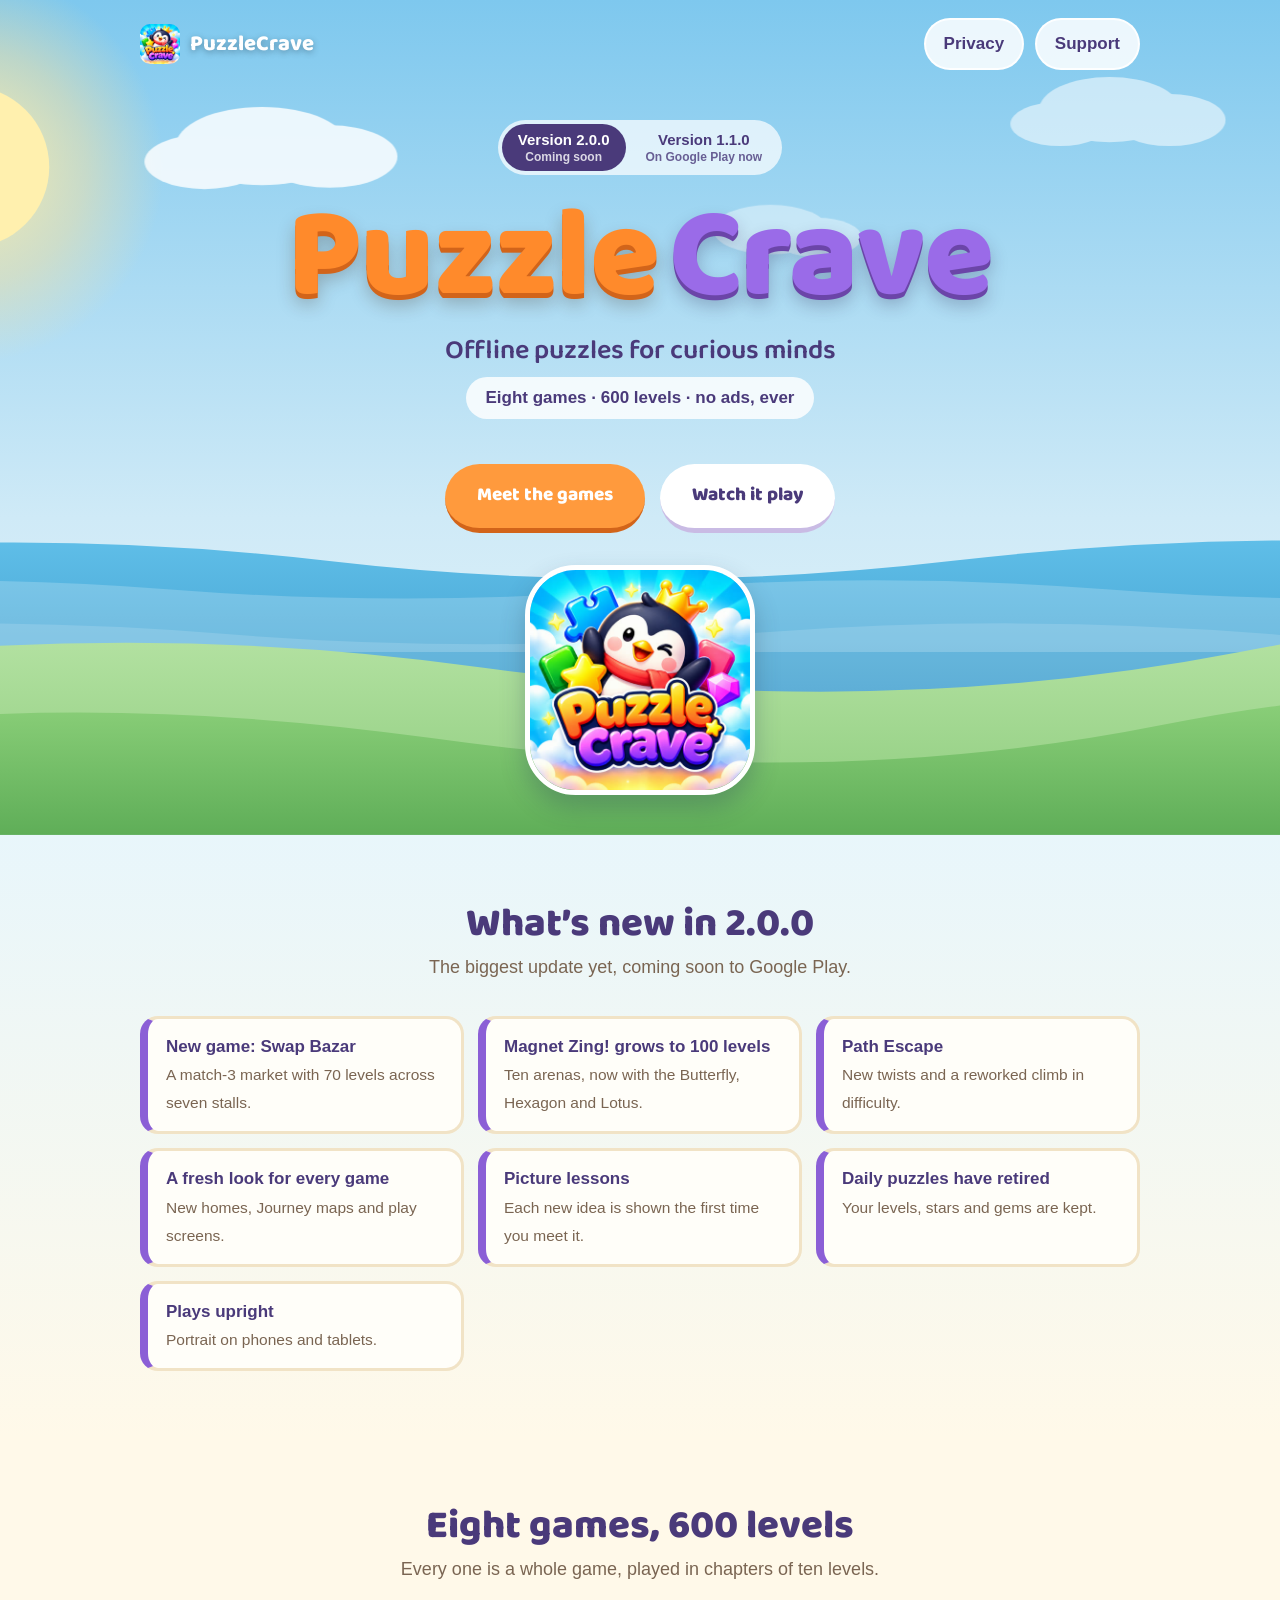
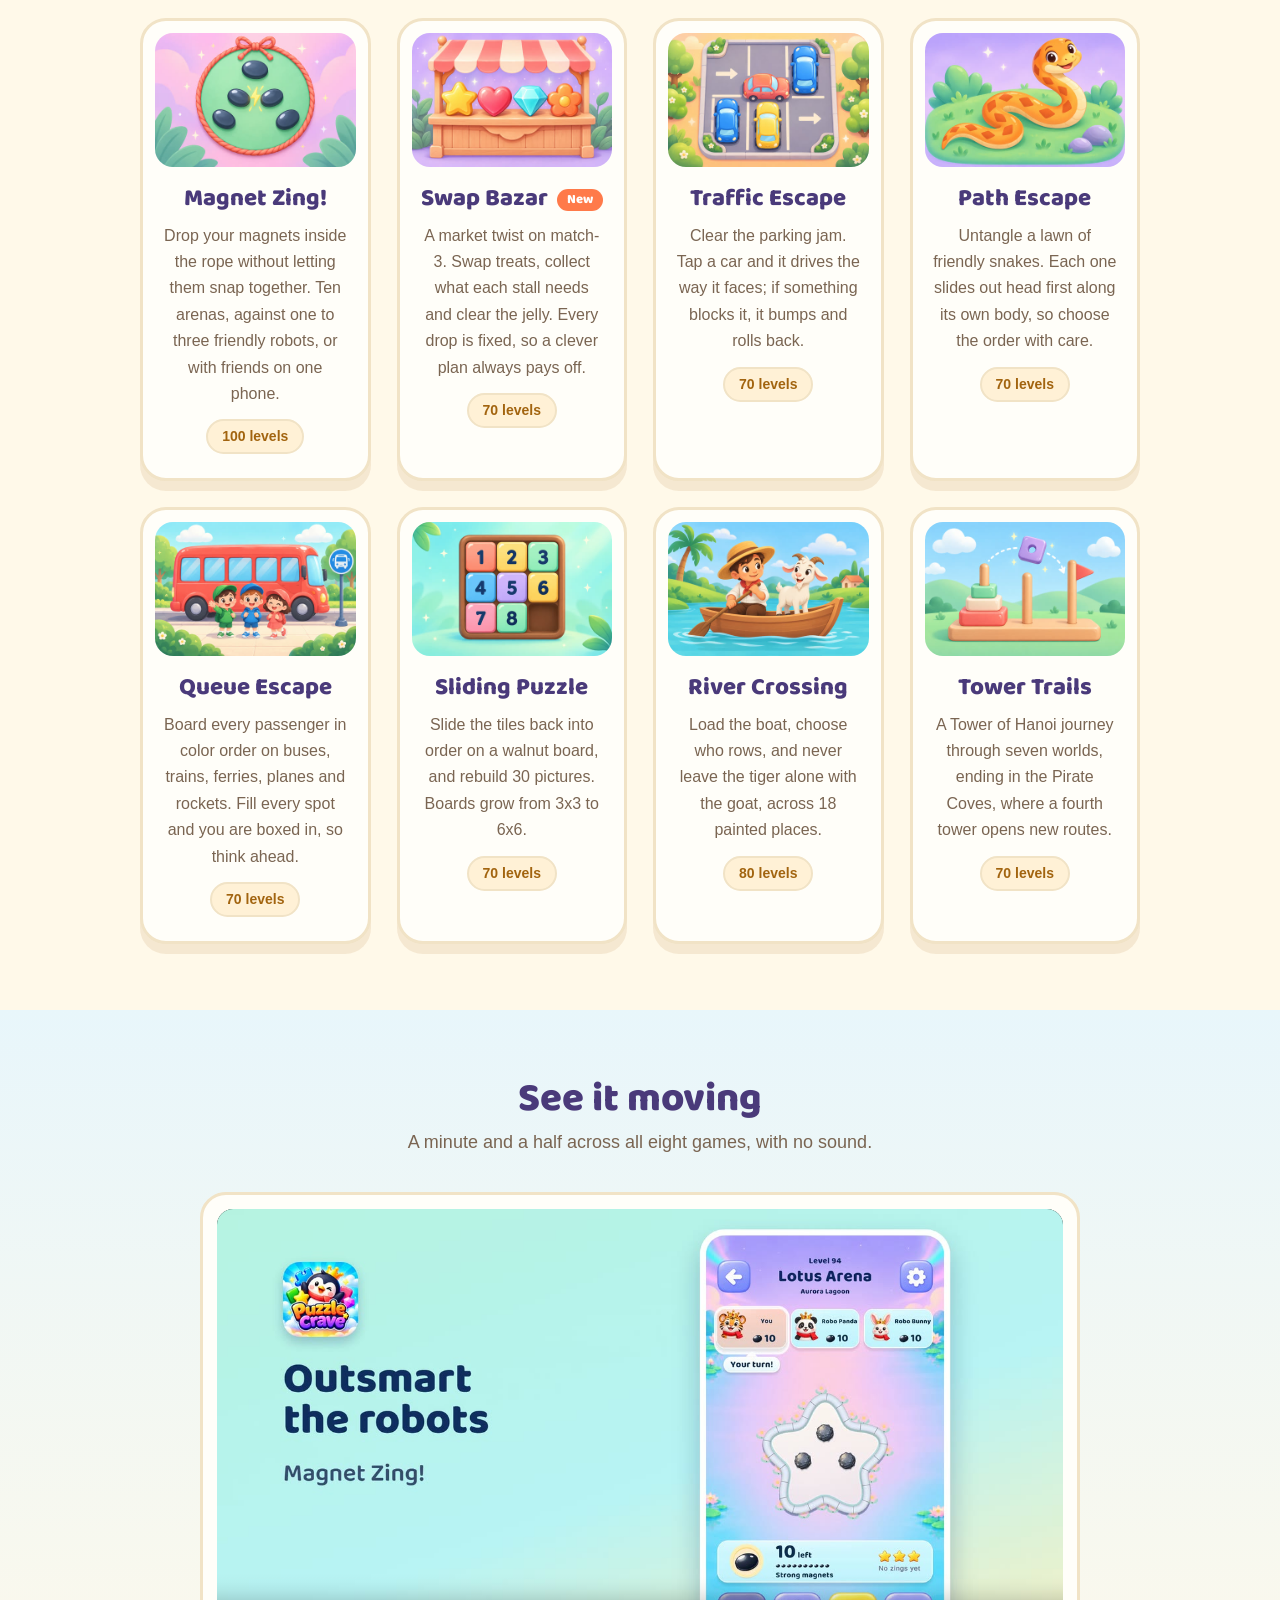
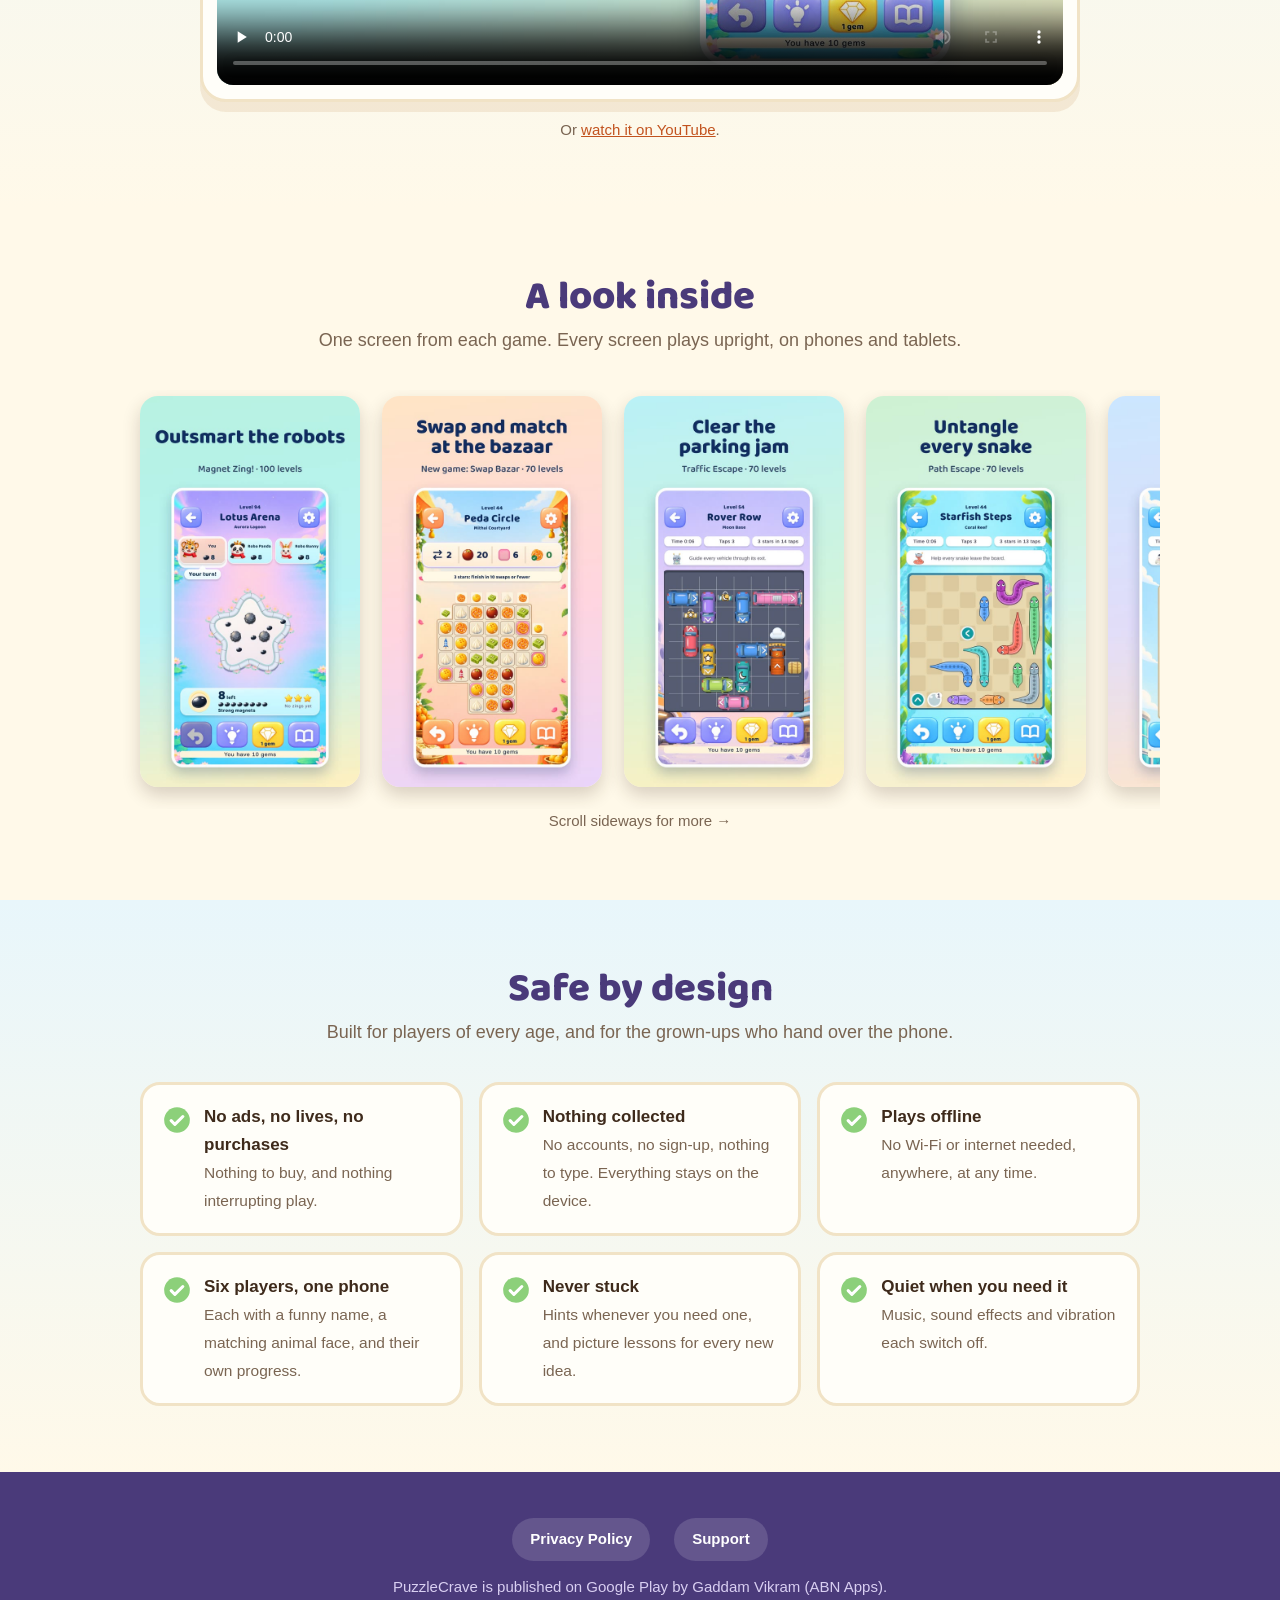
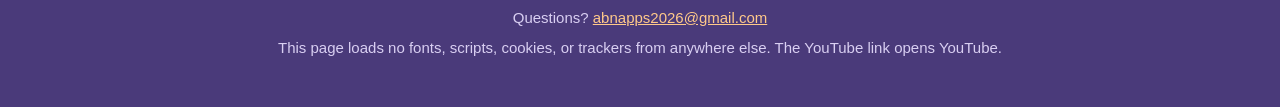
<file: index.html>
<!DOCTYPE html>
<html lang="en">
<head>
<meta charset="utf-8">
<meta name="viewport" content="width=device-width, initial-scale=1">
<title>PuzzleCrave: Offline Puzzles</title>
<meta name="description" content="Eight puzzle games, 600 levels: magnet strategy, match-3, parking jam, sliding tiles and logic puzzles. No ads, no in-app purchases, plays offline.">
<link rel="icon" href="assets/icon.png">
<link rel="stylesheet" href="assets/home.css">
</head>
<body>

<header class="topbar">
  <a class="brand" href="index.html"><img src="assets/icon.png" alt="" width="40" height="40"> <span class="brand-name">PuzzleCrave</span></a>
  <nav>
    <a href="privacy.html">Privacy</a>
    <a href="support.html">Support</a>
  </nav>
</header>

<section class="hero">
  <!-- The island world the game opens on: sky, sun, clouds, sea and hills. -->
  <svg class="scene" viewBox="0 0 1440 640" preserveAspectRatio="xMidYMax slice" aria-hidden="true" focusable="false">
    <defs>
      <radialGradient id="sunGlow" cx="50%" cy="50%" r="50%">
        <stop offset="0%" stop-color="#FFF3B0" stop-opacity="0.95"/>
        <stop offset="60%" stop-color="#FFE39A" stop-opacity="0.45"/>
        <stop offset="100%" stop-color="#FFE39A" stop-opacity="0"/>
      </radialGradient>
      <linearGradient id="seaFill" x1="0" y1="0" x2="0" y2="1">
        <stop offset="0%" stop-color="#5FBEE8"/>
        <stop offset="100%" stop-color="#2B86B8"/>
      </linearGradient>
      <linearGradient id="hillNear" x1="0" y1="0" x2="0" y2="1">
        <stop offset="0%" stop-color="#8CD07A"/>
        <stop offset="100%" stop-color="#5FAE58"/>
      </linearGradient>
      <linearGradient id="hillFar" x1="0" y1="0" x2="0" y2="1">
        <stop offset="0%" stop-color="#B6E3A4"/>
        <stop offset="100%" stop-color="#8CCB7C"/>
      </linearGradient>
    </defs>

    <circle cx="205" cy="128" r="150" fill="url(#sunGlow)"/>
    <circle cx="205" cy="128" r="62" fill="#FFF0AE"/>

    <g fill="#FFFFFF" opacity="0.82">
      <g class="cloud c1">
        <ellipse cx="430" cy="112" rx="66" ry="30"/>
        <ellipse cx="482" cy="120" rx="52" ry="24"/>
        <ellipse cx="386" cy="124" rx="46" ry="21"/>
      </g>
      <g class="cloud c2" opacity="0.66">
        <ellipse cx="1080" cy="84" rx="54" ry="25"/>
        <ellipse cx="1126" cy="92" rx="43" ry="20"/>
        <ellipse cx="1042" cy="95" rx="38" ry="17"/>
      </g>
      <g class="cloud c3" opacity="0.5">
        <ellipse cx="820" cy="176" rx="44" ry="19"/>
        <ellipse cx="856" cy="182" rx="34" ry="15"/>
      </g>
    </g>

    <path d="M0 430 Q 240 402 480 430 T 960 430 T 1440 424 V640 H0 Z" fill="url(#seaFill)"/>
    <path d="M0 452 Q 180 438 360 452 T 720 452 T 1080 452 T 1440 452 V500 H0 Z" fill="#FFFFFF" opacity="0.2"/>
    <path d="M0 486 Q 200 470 400 486 T 800 486 T 1200 486 T 1440 480 V540 H0 Z" fill="#FFFFFF" opacity="0.14"/>

    <path d="M0 520 Q 300 470 600 512 T 1180 500 T 1440 520 V640 H0 Z" fill="url(#hillFar)"/>
    <path d="M0 572 Q 260 524 560 566 T 1120 556 T 1440 578 V640 H0 Z" fill="url(#hillNear)"/>
  </svg>

  <div class="wrap">
    <!-- Each version of the app has its own self-contained page; this one is 2.0.0. -->
    <nav class="versions" aria-label="App version">
      <a href="index.html" aria-current="page">Version 2.0.0 <small>Coming soon</small></a>
      <a href="v1.1.0/index.html">Version 1.1.0 <small>On Google Play now</small></a>
    </nav>

    <h1 class="title"><span class="word-a">Puzzle</span><span class="word-b">Crave</span></h1>
    <p class="tagline">Offline puzzles for curious minds</p>
    <p class="count">Eight games &middot; 600 levels &middot; no ads, ever</p>

    <p>
      <a class="button" href="#games">Meet the games</a>
      <a class="button calm" href="#film">Watch it play</a>
    </p>

    <!-- The app icon: the crowned penguin, bobbing as it does on the game's home screen. -->
    <img class="mascot" src="assets/icon-large.jpg" width="460" height="460" alt="The PuzzleCrave app icon, a winking penguin in a crown and red scarf.">
  </div>
</section>

<section class="band deep" id="new">
  <div class="wrap">
    <header>
      <h2>What&rsquo;s new in 2.0.0</h2>
      <p>The biggest update yet, coming soon to Google Play.</p>
    </header>

    <ul class="news">
      <li><b>New game: Swap Bazar</b><span>A match-3 market with 70 levels across seven stalls.</span></li>
      <li><b>Magnet Zing! grows to 100 levels</b><span>Ten arenas, now with the Butterfly, Hexagon and Lotus.</span></li>
      <li><b>Path Escape</b><span>New twists and a reworked climb in difficulty.</span></li>
      <li><b>A fresh look for every game</b><span>New homes, Journey maps and play screens.</span></li>
      <li><b>Picture lessons</b><span>Each new idea is shown the first time you meet it.</span></li>
      <li><b>Daily puzzles have retired</b><span>Your levels, stars and gems are kept.</span></li>
      <li><b>Plays upright</b><span>Portrait on phones and tablets.</span></li>
    </ul>
  </div>
</section>

<section class="band shore" id="games">
  <div class="wrap">
    <header>
      <h2>Eight games, 600 levels</h2>
      <p>Every one is a whole game, played in chapters of ten levels.</p>
    </header>

    <ul class="games">
      <li>
        <img src="assets/games/magnet-zing.jpg" width="480" height="320" alt="" loading="lazy">
        <h3>Magnet Zing!</h3>
        <p>Drop your magnets inside the rope without letting them snap together. Ten arenas, against one to three friendly robots, or with friends on one phone.</p>
        <span class="levels">100 levels</span>
      </li>
      <li>
        <img src="assets/games/swap-bazaar.jpg" width="480" height="320" alt="" loading="lazy">
        <h3>Swap Bazar <em class="tag">New</em></h3>
        <p>A market twist on match-3. Swap treats, collect what each stall needs and clear the jelly. Every drop is fixed, so a clever plan always pays off.</p>
        <span class="levels">70 levels</span>
      </li>
      <li>
        <img src="assets/games/traffic-escape.jpg" width="480" height="320" alt="" loading="lazy">
        <h3>Traffic Escape</h3>
        <p>Clear the parking jam. Tap a car and it drives the way it faces; if something blocks it, it bumps and rolls back.</p>
        <span class="levels">70 levels</span>
      </li>
      <li>
        <img src="assets/games/path-escape.jpg" width="480" height="320" alt="" loading="lazy">
        <h3>Path Escape</h3>
        <p>Untangle a lawn of friendly snakes. Each one slides out head first along its own body, so choose the order with care.</p>
        <span class="levels">70 levels</span>
      </li>
      <li>
        <img src="assets/games/queue-escape.jpg" width="480" height="320" alt="" loading="lazy">
        <h3>Queue Escape</h3>
        <p>Board every passenger in color order on buses, trains, ferries, planes and rockets. Fill every spot and you are boxed in, so think ahead.</p>
        <span class="levels">70 levels</span>
      </li>
      <li>
        <img src="assets/games/sliding-puzzle.jpg" width="480" height="320" alt="" loading="lazy">
        <h3>Sliding Puzzle</h3>
        <p>Slide the tiles back into order on a walnut board, and rebuild 30 pictures. Boards grow from 3x3 to 6x6.</p>
        <span class="levels">70 levels</span>
      </li>
      <li>
        <img src="assets/games/river-crossing.jpg" width="480" height="320" alt="" loading="lazy">
        <h3>River Crossing</h3>
        <p>Load the boat, choose who rows, and never leave the tiger alone with the goat, across 18 painted places.</p>
        <span class="levels">80 levels</span>
      </li>
      <li>
        <img src="assets/games/tower-trails.jpg" width="480" height="320" alt="" loading="lazy">
        <h3>Tower Trails</h3>
        <p>A Tower of Hanoi journey through seven worlds, ending in the Pirate Coves, where a fourth tower opens new routes.</p>
        <span class="levels">70 levels</span>
      </li>
    </ul>
  </div>
</section>

<section class="band deep" id="film">
  <div class="wrap">
    <header>
      <h2>See it moving</h2>
      <p>A minute and a half across all eight games, with no sound.</p>
    </header>

    <div class="film">
      <video controls preload="none" poster="assets/video/promo-poster.jpg" width="1920" height="1080">
        <source src="assets/video/promo.mp4" type="video/mp4">
        Your browser cannot play this video. <a href="assets/video/promo.mp4">Download it instead.</a>
      </video>
    </div>
    <p class="hint">Or <a href="https://youtu.be/q4k5SKgtN8I">watch it on YouTube</a>.</p>
  </div>
</section>

<section class="band shore">
  <div class="wrap">
    <header>
      <h2>A look inside</h2>
      <p>One screen from each game. Every screen plays upright, on phones and tablets.</p>
    </header>

    <ul class="strip">
      <li><img src="assets/shots/01-magnet-zing.jpg" width="540" height="960" loading="lazy" alt="Magnet Zing!: outsmart the robots. Level 94, Lotus Arena, against Robo Panda and Robo Bunny."></li>
      <li><img src="assets/shots/02-swap-bazaar.jpg" width="540" height="960" loading="lazy" alt="Swap Bazar: a match-3 board of treats at the Mithai Courtyard stall."></li>
      <li><img src="assets/shots/03-traffic-escape.jpg" width="540" height="960" loading="lazy" alt="Traffic Escape: a jammed car park on the Moon Base."></li>
      <li><img src="assets/shots/04-path-escape.jpg" width="540" height="960" loading="lazy" alt="Path Escape: friendly snakes tangled on the Coral Reef."></li>
      <li><img src="assets/shots/05-queue-escape.jpg" width="540" height="960" loading="lazy" alt="Queue Escape: passengers waiting to board in color order at the Airport."></li>
      <li><img src="assets/shots/06-sliding-puzzle.jpg" width="540" height="960" loading="lazy" alt="Sliding Puzzle: a Wonders of the World picture being rebuilt tile by tile."></li>
      <li><img src="assets/shots/07-river-crossing.jpg" width="540" height="960" loading="lazy" alt="River Crossing: a herd waiting on the bank beside the boat."></li>
      <li><img src="assets/shots/08-tower-trails.jpg" width="540" height="960" loading="lazy" alt="Tower Trails: moving a tower of disks in the Pirate Coves."></li>
    </ul>
    <p class="hint">Scroll sideways for more &rarr;</p>
  </div>
</section>

<section class="band deep">
  <div class="wrap">
    <header>
      <h2>Safe by design</h2>
      <p>Built for players of every age, and for the grown-ups who hand over the phone.</p>
    </header>

    <ul class="promises">
      <li>
        <svg class="tick" viewBox="0 0 24 24" aria-hidden="true"><circle cx="12" cy="12" r="11" fill="#8CD07A"/><path d="M7 12.5l3.2 3.3L17 9" stroke="#fff" stroke-width="2.6" fill="none" stroke-linecap="round" stroke-linejoin="round"/></svg>
        <div><b>No ads, no lives, no purchases</b><span>Nothing to buy, and nothing interrupting play.</span></div>
      </li>
      <li>
        <svg class="tick" viewBox="0 0 24 24" aria-hidden="true"><circle cx="12" cy="12" r="11" fill="#8CD07A"/><path d="M7 12.5l3.2 3.3L17 9" stroke="#fff" stroke-width="2.6" fill="none" stroke-linecap="round" stroke-linejoin="round"/></svg>
        <div><b>Nothing collected</b><span>No accounts, no sign-up, nothing to type. Everything stays on the device.</span></div>
      </li>
      <li>
        <svg class="tick" viewBox="0 0 24 24" aria-hidden="true"><circle cx="12" cy="12" r="11" fill="#8CD07A"/><path d="M7 12.5l3.2 3.3L17 9" stroke="#fff" stroke-width="2.6" fill="none" stroke-linecap="round" stroke-linejoin="round"/></svg>
        <div><b>Plays offline</b><span>No Wi-Fi or internet needed, anywhere, at any time.</span></div>
      </li>
      <li>
        <svg class="tick" viewBox="0 0 24 24" aria-hidden="true"><circle cx="12" cy="12" r="11" fill="#8CD07A"/><path d="M7 12.5l3.2 3.3L17 9" stroke="#fff" stroke-width="2.6" fill="none" stroke-linecap="round" stroke-linejoin="round"/></svg>
        <div><b>Six players, one phone</b><span>Each with a funny name, a matching animal face, and their own progress.</span></div>
      </li>
      <li>
        <svg class="tick" viewBox="0 0 24 24" aria-hidden="true"><circle cx="12" cy="12" r="11" fill="#8CD07A"/><path d="M7 12.5l3.2 3.3L17 9" stroke="#fff" stroke-width="2.6" fill="none" stroke-linecap="round" stroke-linejoin="round"/></svg>
        <div><b>Never stuck</b><span>Hints whenever you need one, and picture lessons for every new idea.</span></div>
      </li>
      <li>
        <svg class="tick" viewBox="0 0 24 24" aria-hidden="true"><circle cx="12" cy="12" r="11" fill="#8CD07A"/><path d="M7 12.5l3.2 3.3L17 9" stroke="#fff" stroke-width="2.6" fill="none" stroke-linecap="round" stroke-linejoin="round"/></svg>
        <div><b>Quiet when you need it</b><span>Music, sound effects and vibration each switch off.</span></div>
      </li>
    </ul>
  </div>
</section>

<footer class="foot">
  <p class="links">
    <a href="privacy.html">Privacy Policy</a>
    <a href="support.html">Support</a>
  </p>
  <p>PuzzleCrave is published on Google Play by Gaddam Vikram (ABN Apps).</p>
  <p>Questions? <a href="mailto:abnapps2026@gmail.com">abnapps2026@gmail.com</a></p>
  <p>This page loads no fonts, scripts, cookies, or trackers from anywhere else. The YouTube link opens YouTube.</p>
</footer>

</body>
</html>
</file>
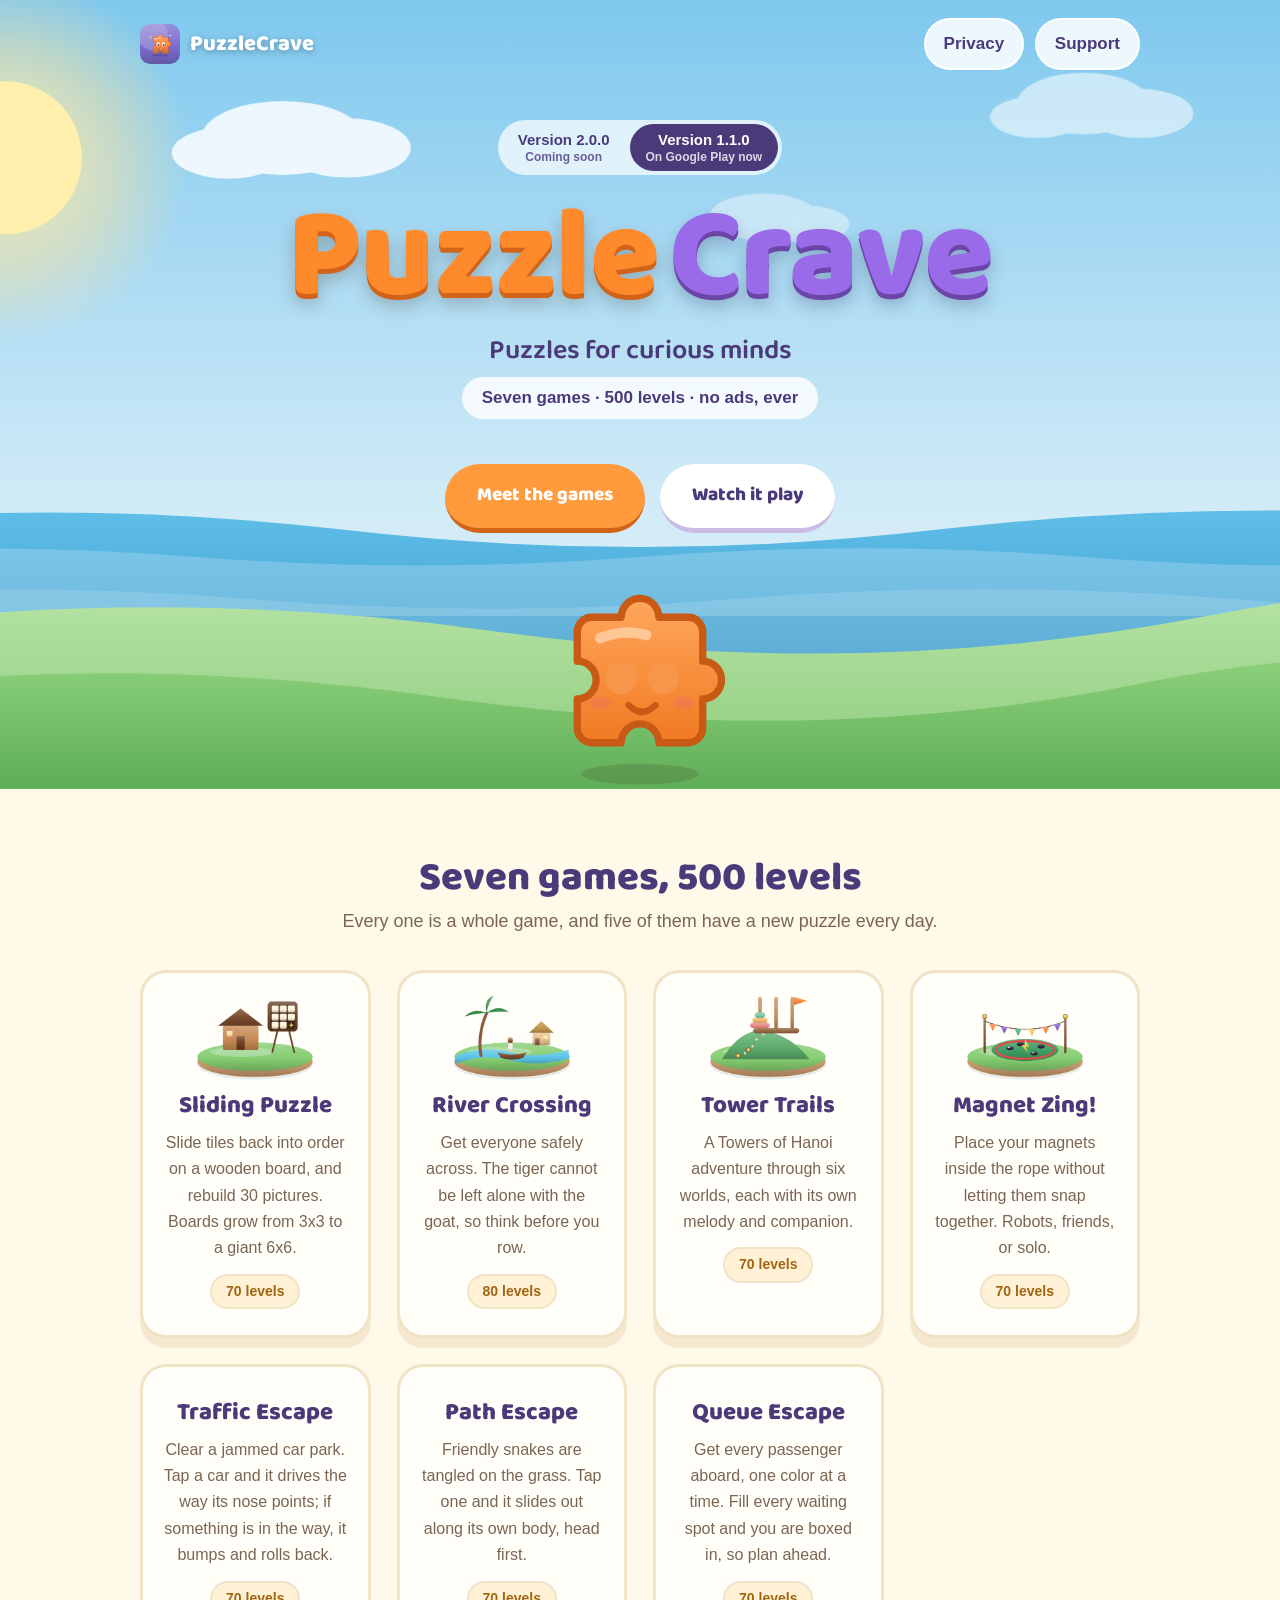
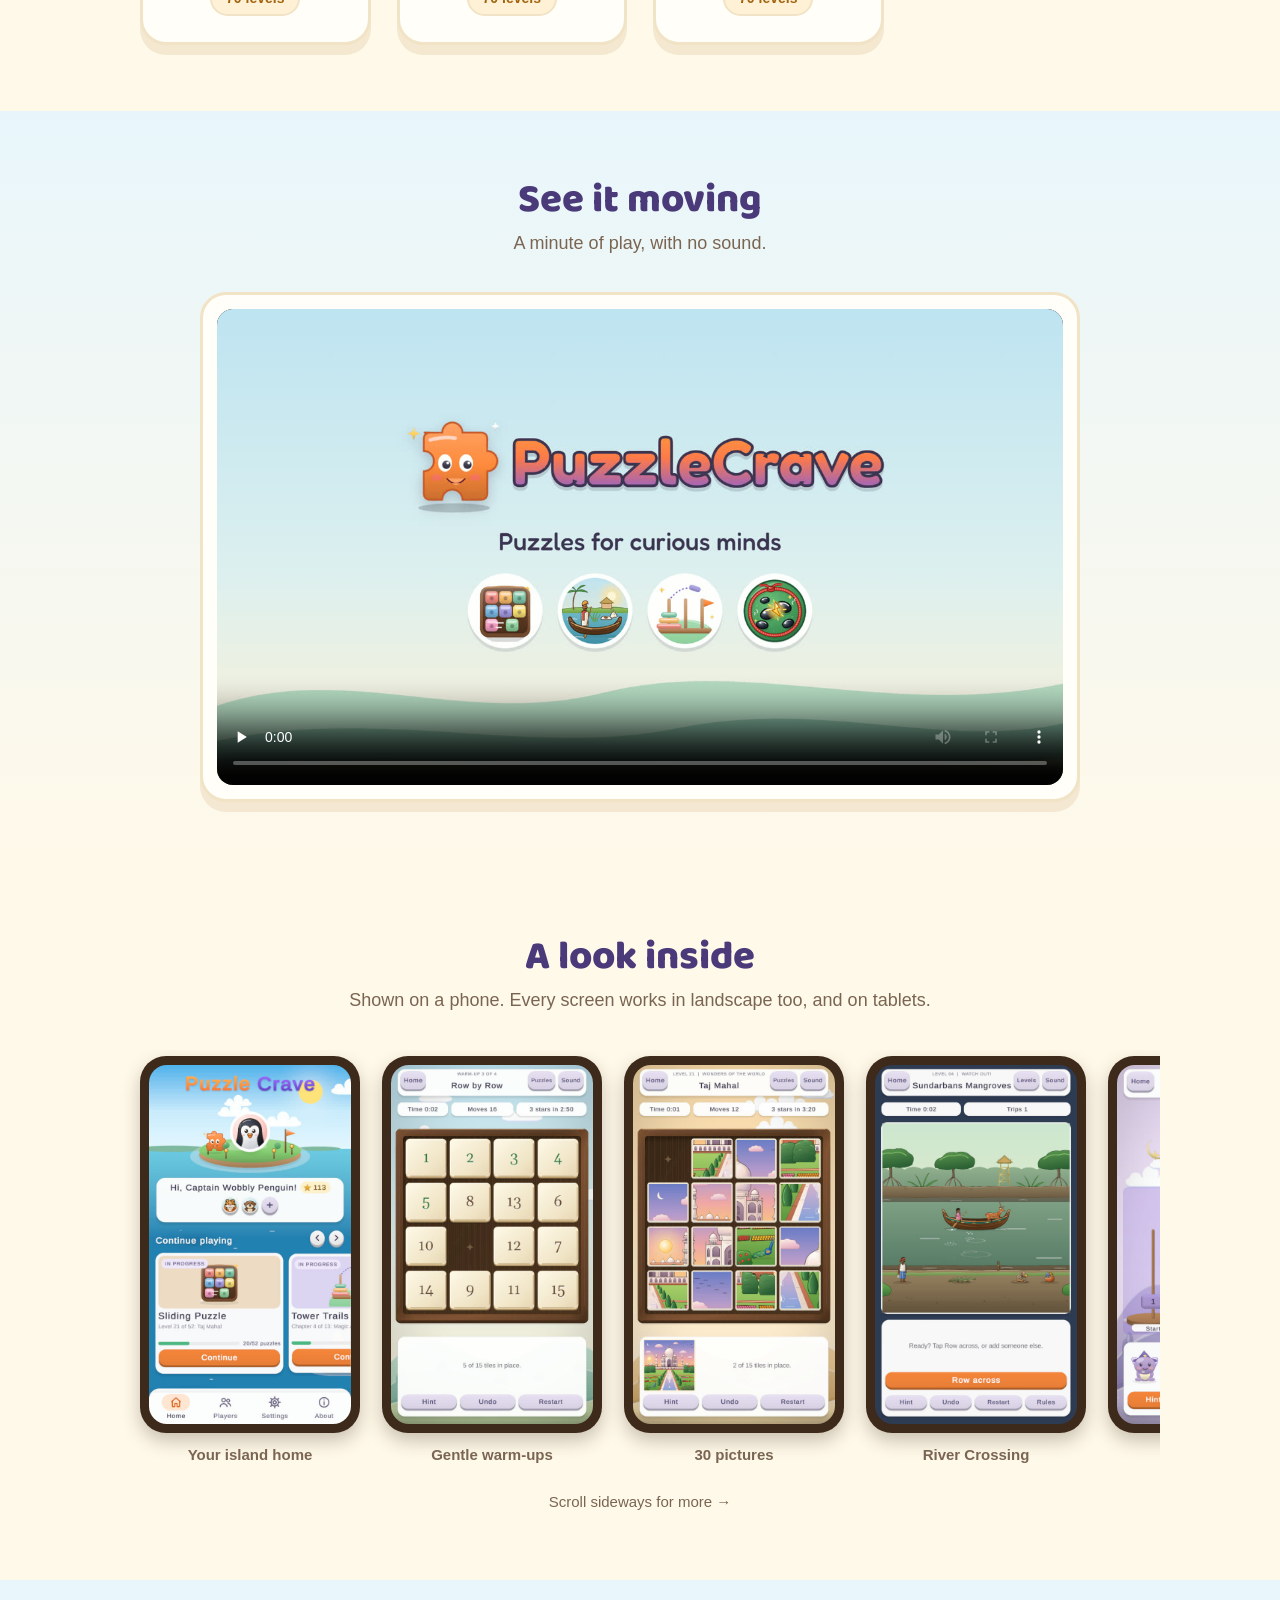
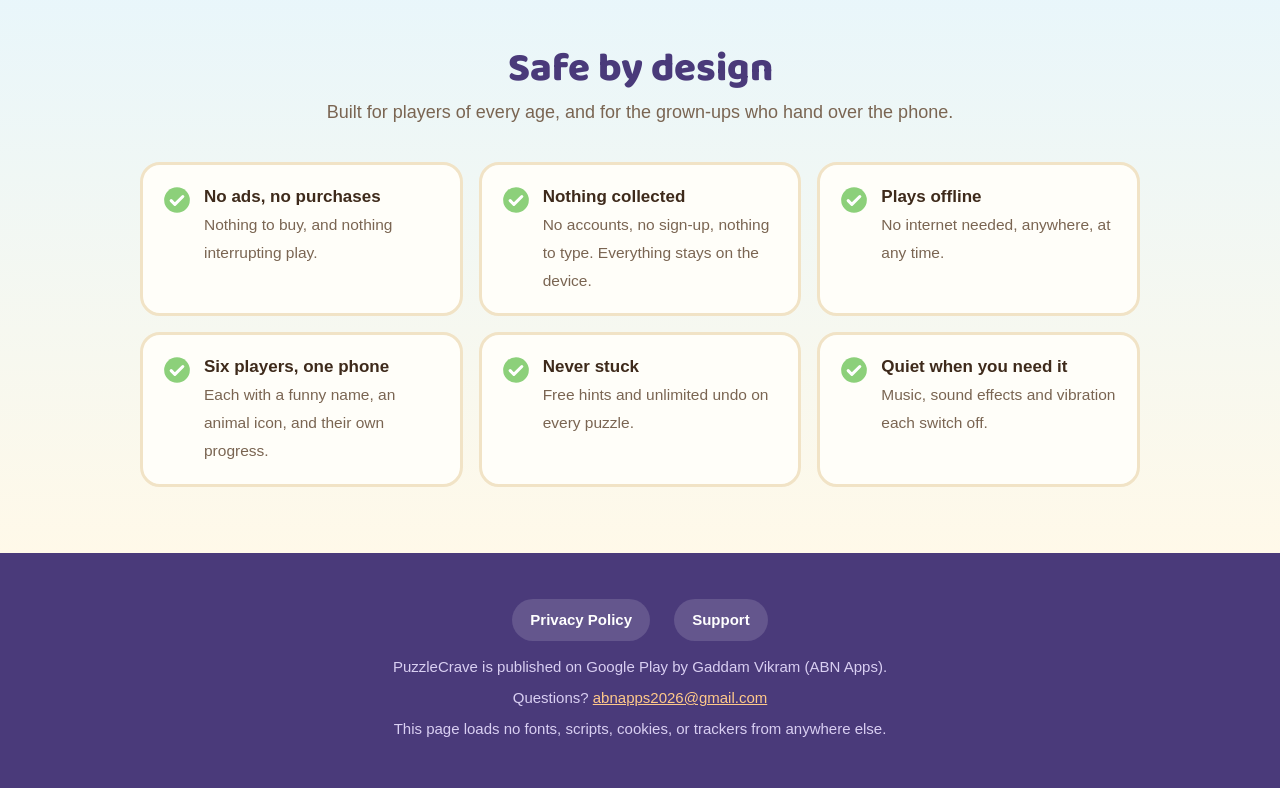
<file: v1.1.0/index.html>
<!DOCTYPE html>
<html lang="en">
<head>
<meta charset="utf-8">
<meta name="viewport" content="width=device-width, initial-scale=1">
<title>PuzzleCrave: Brain Games (version 1.1.0)</title>
<meta name="description" content="PuzzleCrave 1.1.0: seven brain games, 500 levels, with a daily puzzle. No ads, no in-app purchases, plays offline.">
<link rel="icon" href="assets/icon.png">
<link rel="stylesheet" href="assets/home.css">
</head>
<body>

<header class="topbar">
  <a class="brand" href="index.html"><img src="assets/icon.png" alt="" width="40" height="40"> <span class="brand-name">PuzzleCrave</span></a>
  <nav>
    <a href="privacy.html">Privacy</a>
    <a href="support.html">Support</a>
  </nav>
</header>

<section class="hero">
  <!-- The island world the game opens on: sky, sun, clouds, sea and hills. -->
  <svg class="scene" viewBox="0 0 1440 640" preserveAspectRatio="xMidYMax slice" aria-hidden="true" focusable="false">
    <defs>
      <radialGradient id="sunGlow" cx="50%" cy="50%" r="50%">
        <stop offset="0%" stop-color="#FFF3B0" stop-opacity="0.95"/>
        <stop offset="60%" stop-color="#FFE39A" stop-opacity="0.45"/>
        <stop offset="100%" stop-color="#FFE39A" stop-opacity="0"/>
      </radialGradient>
      <linearGradient id="seaFill" x1="0" y1="0" x2="0" y2="1">
        <stop offset="0%" stop-color="#5FBEE8"/>
        <stop offset="100%" stop-color="#2B86B8"/>
      </linearGradient>
      <linearGradient id="hillNear" x1="0" y1="0" x2="0" y2="1">
        <stop offset="0%" stop-color="#8CD07A"/>
        <stop offset="100%" stop-color="#5FAE58"/>
      </linearGradient>
      <linearGradient id="hillFar" x1="0" y1="0" x2="0" y2="1">
        <stop offset="0%" stop-color="#B6E3A4"/>
        <stop offset="100%" stop-color="#8CCB7C"/>
      </linearGradient>
    </defs>

    <circle cx="205" cy="128" r="150" fill="url(#sunGlow)"/>
    <circle cx="205" cy="128" r="62" fill="#FFF0AE"/>

    <g fill="#FFFFFF" opacity="0.82">
      <g class="cloud c1">
        <ellipse cx="430" cy="112" rx="66" ry="30"/>
        <ellipse cx="482" cy="120" rx="52" ry="24"/>
        <ellipse cx="386" cy="124" rx="46" ry="21"/>
      </g>
      <g class="cloud c2" opacity="0.66">
        <ellipse cx="1080" cy="84" rx="54" ry="25"/>
        <ellipse cx="1126" cy="92" rx="43" ry="20"/>
        <ellipse cx="1042" cy="95" rx="38" ry="17"/>
      </g>
      <g class="cloud c3" opacity="0.5">
        <ellipse cx="820" cy="176" rx="44" ry="19"/>
        <ellipse cx="856" cy="182" rx="34" ry="15"/>
      </g>
    </g>

    <path d="M0 430 Q 240 402 480 430 T 960 430 T 1440 424 V640 H0 Z" fill="url(#seaFill)"/>
    <path d="M0 452 Q 180 438 360 452 T 720 452 T 1080 452 T 1440 452 V500 H0 Z" fill="#FFFFFF" opacity="0.2"/>
    <path d="M0 486 Q 200 470 400 486 T 800 486 T 1200 486 T 1440 480 V540 H0 Z" fill="#FFFFFF" opacity="0.14"/>

    <path d="M0 520 Q 300 470 600 512 T 1180 500 T 1440 520 V640 H0 Z" fill="url(#hillFar)"/>
    <path d="M0 572 Q 260 524 560 566 T 1120 556 T 1440 578 V640 H0 Z" fill="url(#hillNear)"/>
  </svg>

  <div class="wrap">
    <!-- Each version of the app has its own self-contained page; this one is 1.1.0. -->
    <nav class="versions" aria-label="App version">
      <a href="../index.html">Version 2.0.0 <small>Coming soon</small></a>
      <a href="index.html" aria-current="page">Version 1.1.0 <small>On Google Play now</small></a>
    </nav>

    <h1 class="title"><span class="word-a">Puzzle</span><span class="word-b">Crave</span></h1>
    <p class="tagline">Puzzles for curious minds</p>
    <p class="count">Seven games &middot; 500 levels &middot; no ads, ever</p>

    <p>
      <a class="button" href="#games">Meet the games</a>
      <a class="button calm" href="#film">Watch it play</a>
    </p>

    <!-- The mascot, bobbing and blinking as it does on the game's home screen. -->
    <svg class="mascot" viewBox="0 0 220 220" role="img" aria-label="The PuzzleCrave mascot, a smiling orange puzzle piece.">
      <defs>
        <linearGradient id="piece" x1="0" y1="0" x2="0" y2="1">
          <stop offset="0%" stop-color="#FFA75C"/>
          <stop offset="100%" stop-color="#F07A22"/>
        </linearGradient>
      </defs>
      <ellipse cx="110" cy="200" rx="56" ry="10" fill="#3E2A1B" opacity="0.16"/>
      <path d="M64 50 H92 A18 18 0 0 1 128 50 H156 A14 14 0 0 1 170 64 V92 A18 18 0 0 1 170 128 V156
               A14 14 0 0 1 156 170 H128 A18 18 0 0 0 92 170 H64 A14 14 0 0 1 50 156 V128
               A18 18 0 0 0 50 92 V64 A14 14 0 0 1 64 50 Z"
            fill="url(#piece)" stroke="#C85A15" stroke-width="7" stroke-linejoin="round"/>
      <path d="M72 70 q22 -9 44 -3" stroke="#FFD2A8" stroke-width="10" stroke-linecap="round" fill="none" opacity="0.8"/>
      <ellipse cx="92" cy="108" rx="14" ry="15" fill="#FFFFFF"/>
      <ellipse cx="132" cy="108" rx="14" ry="15" fill="#FFFFFF"/>
      <circle cx="94" cy="110" r="7.5" fill="#3B3550"/>
      <circle cx="134" cy="110" r="7.5" fill="#3B3550"/>
      <circle cx="91" cy="106" r="3" fill="#FFFFFF"/>
      <circle cx="131" cy="106" r="3" fill="#FFFFFF"/>
      <g class="eyelid">
        <ellipse cx="92" cy="108" rx="15" ry="16" fill="#F7954B"/>
        <ellipse cx="132" cy="108" rx="15" ry="16" fill="#F7954B"/>
      </g>
      <ellipse cx="72" cy="132" rx="10" ry="6" fill="#F2705B" opacity="0.5"/>
      <ellipse cx="152" cy="132" rx="10" ry="6" fill="#F2705B" opacity="0.5"/>
      <path d="M99 134 q13 13 26 0" stroke="#C85A15" stroke-width="6" stroke-linecap="round" fill="none"/>
    </svg>
  </div>
</section>

<section class="band shore" id="games">
  <div class="wrap">
    <header>
      <h2>Seven games, 500 levels</h2>
      <p>Every one is a whole game, and five of them have a new puzzle every day.</p>
    </header>

    <ul class="isles">
      <li>
        <img src="assets/isles/workshop.png" alt="" loading="lazy">
        <h3>Sliding Puzzle</h3>
        <p>Slide tiles back into order on a wooden board, and rebuild 30 pictures. Boards grow from 3x3 to a giant 6x6.</p>
        <span class="levels">70 levels</span>
      </li>
      <li>
        <img src="assets/isles/ferry.png" alt="" loading="lazy">
        <h3>River Crossing</h3>
        <p>Get everyone safely across. The tiger cannot be left alone with the goat, so think before you row.</p>
        <span class="levels">80 levels</span>
      </li>
      <li>
        <img src="assets/isles/tower.png" alt="" loading="lazy">
        <h3>Tower Trails</h3>
        <p>A Towers of Hanoi adventure through six worlds, each with its own melody and companion.</p>
        <span class="levels">70 levels</span>
      </li>
      <li>
        <img src="assets/isles/arena.png" alt="" loading="lazy">
        <h3>Magnet Zing!</h3>
        <p>Place your magnets inside the rope without letting them snap together. Robots, friends, or solo.</p>
        <span class="levels">70 levels</span>
      </li>
      <li class="plain">
        <h3>Traffic Escape</h3>
        <p>Clear a jammed car park. Tap a car and it drives the way its nose points; if something is in the way, it bumps and rolls back.</p>
        <span class="levels">70 levels</span>
      </li>
      <li class="plain">
        <h3>Path Escape</h3>
        <p>Friendly snakes are tangled on the grass. Tap one and it slides out along its own body, head first.</p>
        <span class="levels">70 levels</span>
      </li>
      <li class="plain">
        <h3>Queue Escape</h3>
        <p>Get every passenger aboard, one color at a time. Fill every waiting spot and you are boxed in, so plan ahead.</p>
        <span class="levels">70 levels</span>
      </li>
    </ul>
  </div>
</section>

<section class="band deep" id="film">
  <div class="wrap">
    <header>
      <h2>See it moving</h2>
      <p>A minute of play, with no sound.</p>
    </header>

    <div class="film">
      <video controls preload="none" poster="assets/video/promo-poster.jpg" width="1280" height="720">
        <source src="assets/video/promo.mp4" type="video/mp4">
        Your browser cannot play this video. <a href="assets/video/promo.mp4">Download it instead.</a>
      </video>
    </div>
  </div>
</section>

<section class="band shore">
  <div class="wrap">
    <header>
      <h2>A look inside</h2>
      <p>Shown on a phone. Every screen works in landscape too, and on tablets.</p>
    </header>

    <ul class="strip">
      <li><div class="phone"><img src="assets/shots/01-home.jpg" width="540" height="960" loading="lazy" alt="The home screen: an island world with rows of game tiles over the sea."></div><span>Your island home</span></li>
      <li><div class="phone"><img src="assets/shots/02-sliding-warmup.jpg" width="540" height="960" loading="lazy" alt="A numbered sliding puzzle warm-up on a wooden board."></div><span>Gentle warm-ups</span></li>
      <li><div class="phone"><img src="assets/shots/03-sliding-picture.jpg" width="540" height="960" loading="lazy" alt="A picture sliding puzzle being rebuilt tile by tile."></div><span>30 pictures</span></li>
      <li><div class="phone"><img src="assets/shots/04-river-crossing.jpg" width="540" height="960" loading="lazy" alt="River Crossing: characters waiting on the bank beside a boat."></div><span>River Crossing</span></li>
      <li><div class="phone"><img src="assets/shots/05-tower-trails.jpg" width="540" height="960" loading="lazy" alt="Tower Trails: a tower of coloured disks with a companion watching."></div><span>Tower Trails</span></li>
      <li><div class="phone"><img src="assets/shots/06-magnet-zing.jpg" width="540" height="960" loading="lazy" alt="Magnet Zing!: magnets with faces placed inside a candy-striped rope."></div><span>Magnet Zing!</span></li>
      <li><div class="phone"><img src="assets/shots/07-name-builder.jpg" width="540" height="960" loading="lazy" alt="The name builder, choosing a funny name from word lists."></div><span>Pick a funny name</span></li>
      <li><div class="phone"><img src="assets/shots/08-leaderboard.jpg" width="540" height="960" loading="lazy" alt="The Daily Leaderboard listing today's solves by the players on this phone."></div><span>Daily Leaderboard</span></li>
    </ul>
    <p class="hint">Scroll sideways for more &rarr;</p>
  </div>
</section>

<section class="band deep">
  <div class="wrap">
    <header>
      <h2>Safe by design</h2>
      <p>Built for players of every age, and for the grown-ups who hand over the phone.</p>
    </header>

    <ul class="promises">
      <li>
        <svg class="tick" viewBox="0 0 24 24" aria-hidden="true"><circle cx="12" cy="12" r="11" fill="#8CD07A"/><path d="M7 12.5l3.2 3.3L17 9" stroke="#fff" stroke-width="2.6" fill="none" stroke-linecap="round" stroke-linejoin="round"/></svg>
        <div><b>No ads, no purchases</b><span>Nothing to buy, and nothing interrupting play.</span></div>
      </li>
      <li>
        <svg class="tick" viewBox="0 0 24 24" aria-hidden="true"><circle cx="12" cy="12" r="11" fill="#8CD07A"/><path d="M7 12.5l3.2 3.3L17 9" stroke="#fff" stroke-width="2.6" fill="none" stroke-linecap="round" stroke-linejoin="round"/></svg>
        <div><b>Nothing collected</b><span>No accounts, no sign-up, nothing to type. Everything stays on the device.</span></div>
      </li>
      <li>
        <svg class="tick" viewBox="0 0 24 24" aria-hidden="true"><circle cx="12" cy="12" r="11" fill="#8CD07A"/><path d="M7 12.5l3.2 3.3L17 9" stroke="#fff" stroke-width="2.6" fill="none" stroke-linecap="round" stroke-linejoin="round"/></svg>
        <div><b>Plays offline</b><span>No internet needed, anywhere, at any time.</span></div>
      </li>
      <li>
        <svg class="tick" viewBox="0 0 24 24" aria-hidden="true"><circle cx="12" cy="12" r="11" fill="#8CD07A"/><path d="M7 12.5l3.2 3.3L17 9" stroke="#fff" stroke-width="2.6" fill="none" stroke-linecap="round" stroke-linejoin="round"/></svg>
        <div><b>Six players, one phone</b><span>Each with a funny name, an animal icon, and their own progress.</span></div>
      </li>
      <li>
        <svg class="tick" viewBox="0 0 24 24" aria-hidden="true"><circle cx="12" cy="12" r="11" fill="#8CD07A"/><path d="M7 12.5l3.2 3.3L17 9" stroke="#fff" stroke-width="2.6" fill="none" stroke-linecap="round" stroke-linejoin="round"/></svg>
        <div><b>Never stuck</b><span>Free hints and unlimited undo on every puzzle.</span></div>
      </li>
      <li>
        <svg class="tick" viewBox="0 0 24 24" aria-hidden="true"><circle cx="12" cy="12" r="11" fill="#8CD07A"/><path d="M7 12.5l3.2 3.3L17 9" stroke="#fff" stroke-width="2.6" fill="none" stroke-linecap="round" stroke-linejoin="round"/></svg>
        <div><b>Quiet when you need it</b><span>Music, sound effects and vibration each switch off.</span></div>
      </li>
    </ul>
  </div>
</section>

<footer class="foot">
  <p class="links">
    <a href="privacy.html">Privacy Policy</a>
    <a href="support.html">Support</a>
  </p>
  <p>PuzzleCrave is published on Google Play by Gaddam Vikram (ABN Apps).</p>
  <p>Questions? <a href="mailto:abnapps2026@gmail.com">abnapps2026@gmail.com</a></p>
  <p>This page loads no fonts, scripts, cookies, or trackers from anywhere else.</p>
</footer>

</body>
</html>
</file>
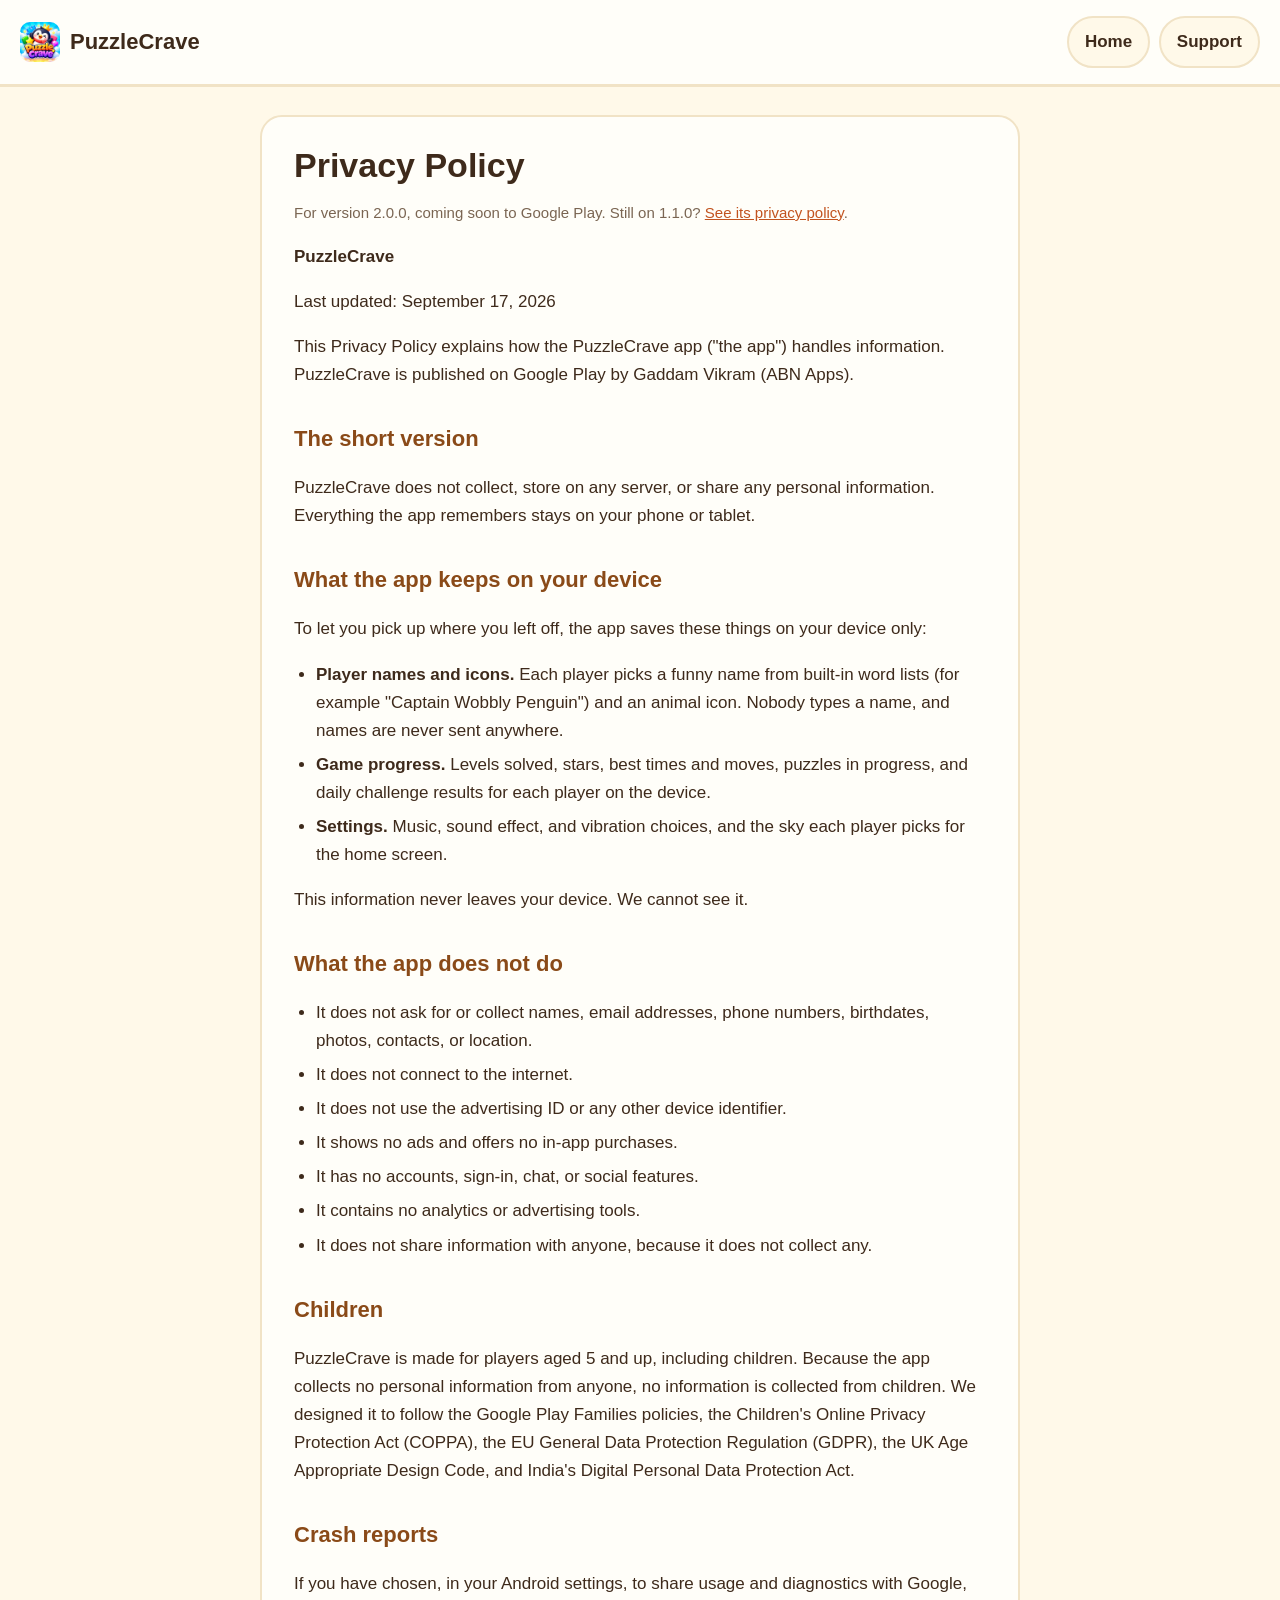
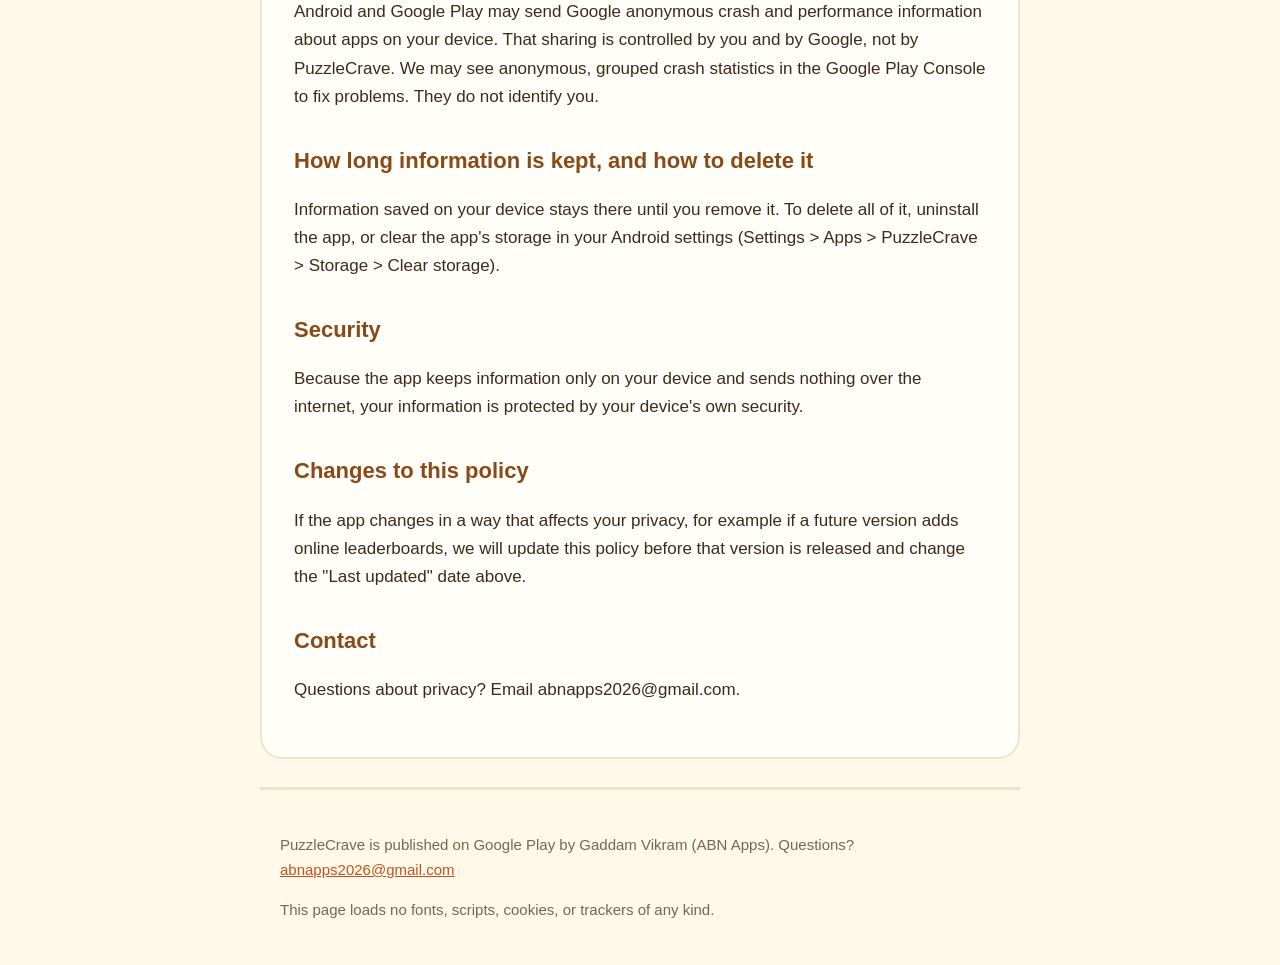
<file: privacy.html>
<!DOCTYPE html>
<html lang="en">
<head>
<meta charset="utf-8">
<meta name="viewport" content="width=device-width, initial-scale=1">
<title>Privacy Policy | PuzzleCrave</title>
<meta name="description" content="PuzzleCrave collects no personal information. Everything the app remembers stays on your device.">
<link rel="icon" href="assets/icon.png">
<link rel="stylesheet" href="assets/site.css">
</head>
<body>
<header class="bar">
  <a class="brand" href="index.html"><img src="assets/icon.png" alt="" width="40" height="40"> PuzzleCrave</a>
  <nav><a href="index.html">Home</a> <a href="support.html">Support</a></nav>
</header>
<main class="sheet">
<h1>Privacy Policy</h1>
<p class="quiet">For version 2.0.0, coming soon to Google Play. Still on 1.1.0? <a href="v1.1.0/privacy.html">See its privacy policy</a>.</p>
<p><strong>PuzzleCrave</strong></p>
<p>Last updated: September 17, 2026</p>
<p>This Privacy Policy explains how the PuzzleCrave app ("the app") handles information. PuzzleCrave is published on Google Play by Gaddam Vikram (ABN Apps).</p>
<h2>The short version</h2>
<p>PuzzleCrave does not collect, store on any server, or share any personal information. Everything the app remembers stays on your phone or tablet.</p>
<h2>What the app keeps on your device</h2>
<p>To let you pick up where you left off, the app saves these things on your device only:</p>
<ul>
  <li><strong>Player names and icons.</strong> Each player picks a funny name from built-in word lists (for example "Captain Wobbly Penguin") and an animal icon. Nobody types a name, and names are never sent anywhere.</li>
  <li><strong>Game progress.</strong> Levels solved, stars, best times and moves, puzzles in progress, and daily challenge results for each player on the device.</li>
  <li><strong>Settings.</strong> Music, sound effect, and vibration choices, and the sky each player picks for the home screen.</li>
</ul>
<p>This information never leaves your device. We cannot see it.</p>
<h2>What the app does not do</h2>
<ul>
  <li>It does not ask for or collect names, email addresses, phone numbers, birthdates, photos, contacts, or location.</li>
  <li>It does not connect to the internet.</li>
  <li>It does not use the advertising ID or any other device identifier.</li>
  <li>It shows no ads and offers no in-app purchases.</li>
  <li>It has no accounts, sign-in, chat, or social features.</li>
  <li>It contains no analytics or advertising tools.</li>
  <li>It does not share information with anyone, because it does not collect any.</li>
</ul>
<h2>Children</h2>
<p>PuzzleCrave is made for players aged 5 and up, including children. Because the app collects no personal information from anyone, no information is collected from children. We designed it to follow the Google Play Families policies, the Children's Online Privacy Protection Act (COPPA), the EU General Data Protection Regulation (GDPR), the UK Age Appropriate Design Code, and India's Digital Personal Data Protection Act.</p>
<h2>Crash reports</h2>
<p>If you have chosen, in your Android settings, to share usage and diagnostics with Google, Android and Google Play may send Google anonymous crash and performance information about apps on your device. That sharing is controlled by you and by Google, not by PuzzleCrave. We may see anonymous, grouped crash statistics in the Google Play Console to fix problems. They do not identify you.</p>
<h2>How long information is kept, and how to delete it</h2>
<p>Information saved on your device stays there until you remove it. To delete all of it, uninstall the app, or clear the app's storage in your Android settings (Settings &gt; Apps &gt; PuzzleCrave &gt; Storage &gt; Clear storage).</p>
<h2>Security</h2>
<p>Because the app keeps information only on your device and sends nothing over the internet, your information is protected by your device's own security.</p>
<h2>Changes to this policy</h2>
<p>If the app changes in a way that affects your privacy, for example if a future version adds online leaderboards, we will update this policy before that version is released and change the "Last updated" date above.</p>
<h2>Contact</h2>
<p>Questions about privacy? Email abnapps2026@gmail.com.</p>
</main>
<footer class="foot">
  <p>PuzzleCrave is published on Google Play by Gaddam Vikram (ABN Apps). Questions? <a href="mailto:abnapps2026@gmail.com">abnapps2026@gmail.com</a></p>
  <p class="quiet">This page loads no fonts, scripts, cookies, or trackers of any kind.</p>
</footer>
</body>
</html>
</file>
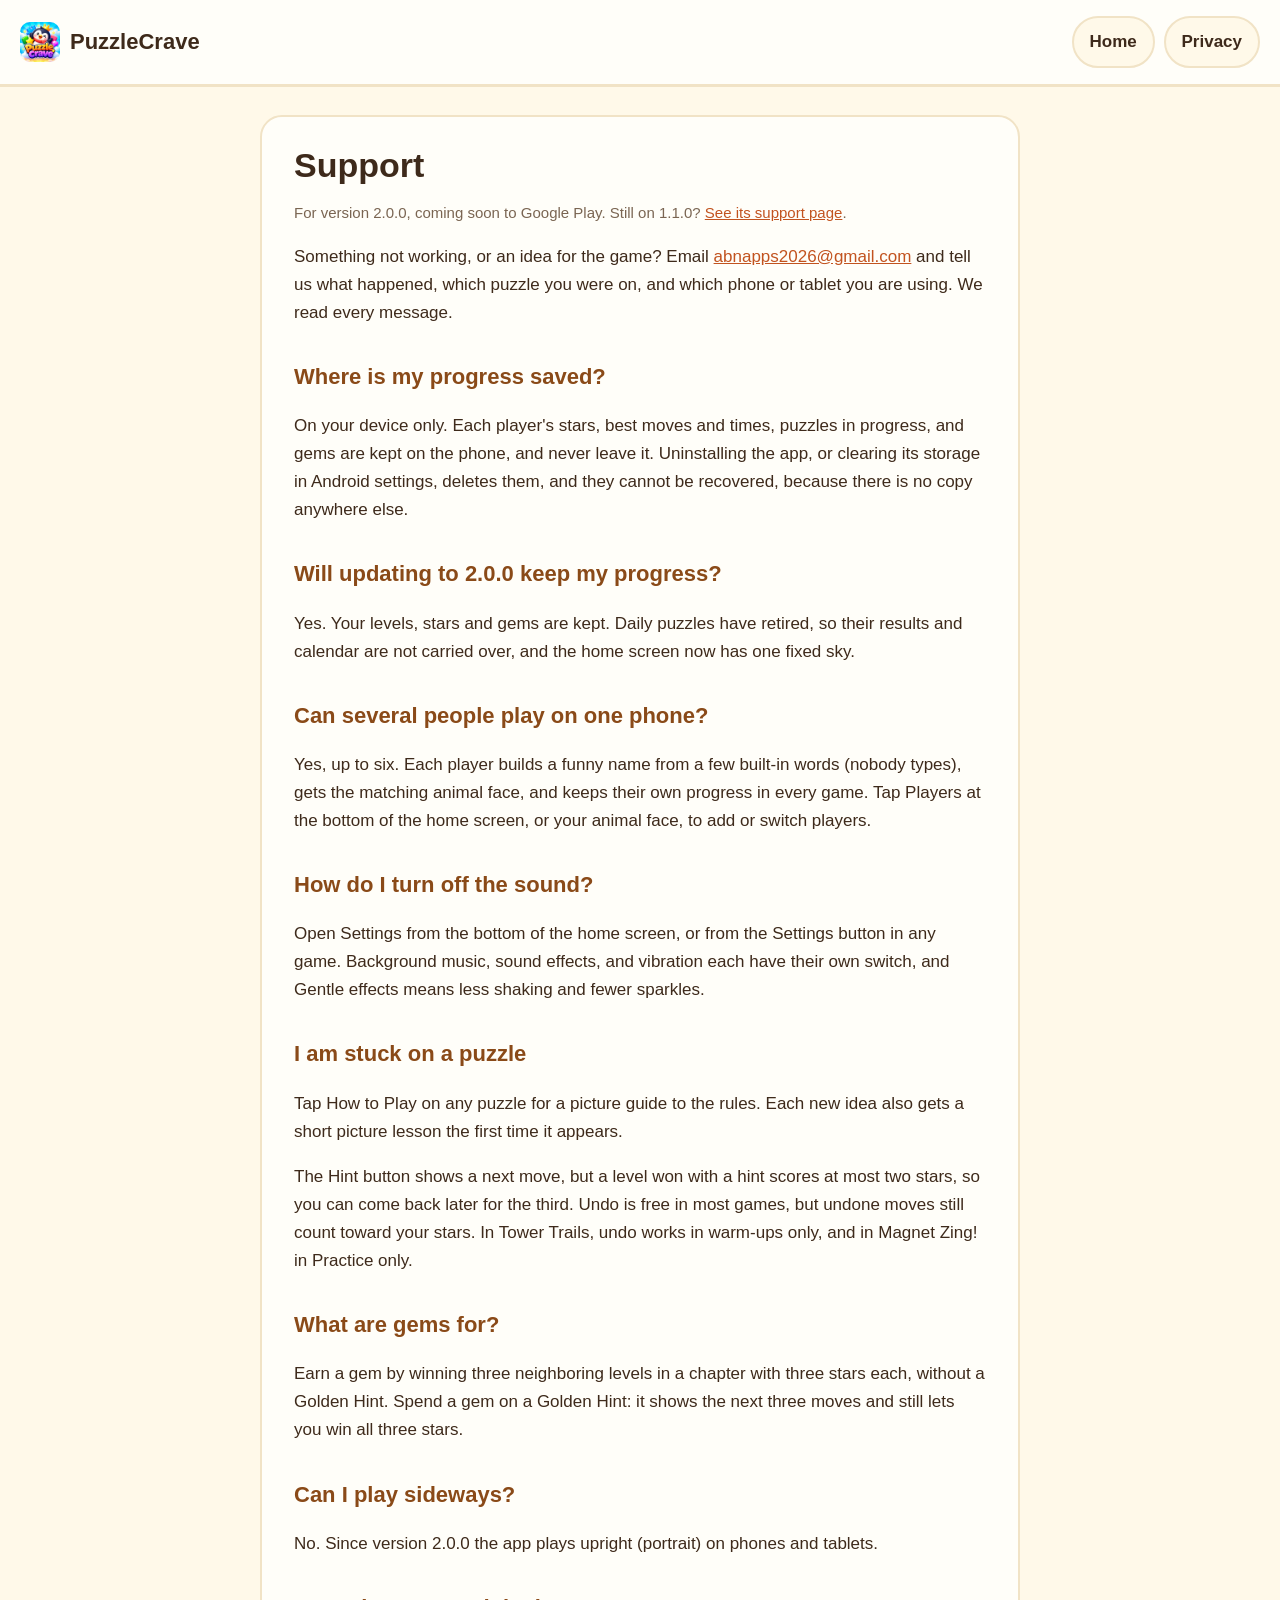
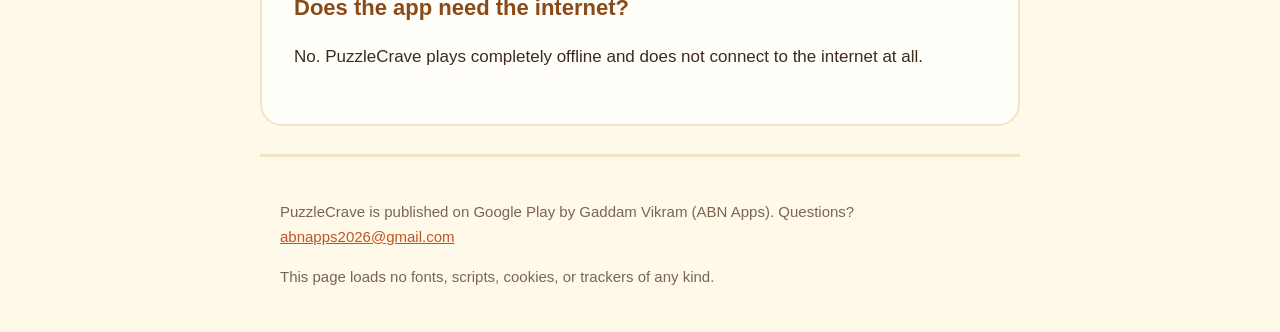
<file: support.html>
<!DOCTYPE html>
<html lang="en">
<head>
<meta charset="utf-8">
<meta name="viewport" content="width=device-width, initial-scale=1">
<title>Support | PuzzleCrave</title>
<meta name="description" content="How to get help with PuzzleCrave 2.0.0, and how saved progress, hints and gems work.">
<link rel="icon" href="assets/icon.png">
<link rel="stylesheet" href="assets/site.css">
</head>
<body>
<header class="bar">
  <a class="brand" href="index.html"><img src="assets/icon.png" alt="" width="40" height="40"> PuzzleCrave</a>
  <nav><a href="index.html">Home</a> <a href="privacy.html">Privacy</a></nav>
</header>

<main class="sheet">
  <h1>Support</h1>
  <p class="quiet">For version 2.0.0, coming soon to Google Play. Still on 1.1.0? <a href="v1.1.0/support.html">See its support page</a>.</p>
  <p>Something not working, or an idea for the game? Email <a href="mailto:abnapps2026@gmail.com">abnapps2026@gmail.com</a> and tell us what happened, which puzzle you were on, and which phone or tablet you are using. We read every message.</p>

  <h2>Where is my progress saved?</h2>
  <p>On your device only. Each player's stars, best moves and times, puzzles in progress, and gems are kept on the phone, and never leave it. Uninstalling the app, or clearing its storage in Android settings, deletes them, and they cannot be recovered, because there is no copy anywhere else.</p>

  <h2>Will updating to 2.0.0 keep my progress?</h2>
  <p>Yes. Your levels, stars and gems are kept. Daily puzzles have retired, so their results and calendar are not carried over, and the home screen now has one fixed sky.</p>

  <h2>Can several people play on one phone?</h2>
  <p>Yes, up to six. Each player builds a funny name from a few built-in words (nobody types), gets the matching animal face, and keeps their own progress in every game. Tap Players at the bottom of the home screen, or your animal face, to add or switch players.</p>

  <h2>How do I turn off the sound?</h2>
  <p>Open Settings from the bottom of the home screen, or from the Settings button in any game. Background music, sound effects, and vibration each have their own switch, and Gentle effects means less shaking and fewer sparkles.</p>

  <h2>I am stuck on a puzzle</h2>
  <p>Tap How to Play on any puzzle for a picture guide to the rules. Each new idea also gets a short picture lesson the first time it appears.</p>
  <p>The Hint button shows a next move, but a level won with a hint scores at most two stars, so you can come back later for the third. Undo is free in most games, but undone moves still count toward your stars. In Tower Trails, undo works in warm-ups only, and in Magnet Zing! in Practice only.</p>

  <h2>What are gems for?</h2>
  <p>Earn a gem by winning three neighboring levels in a chapter with three stars each, without a Golden Hint. Spend a gem on a Golden Hint: it shows the next three moves and still lets you win all three stars.</p>

  <h2>Can I play sideways?</h2>
  <p>No. Since version 2.0.0 the app plays upright (portrait) on phones and tablets.</p>

  <h2>Does the app need the internet?</h2>
  <p>No. PuzzleCrave plays completely offline and does not connect to the internet at all.</p>
</main>

<footer class="foot">
  <p>PuzzleCrave is published on Google Play by Gaddam Vikram (ABN Apps). Questions? <a href="mailto:abnapps2026@gmail.com">abnapps2026@gmail.com</a></p>
  <p class="quiet">This page loads no fonts, scripts, cookies, or trackers of any kind.</p>
</footer>
</body>
</html>
</file>
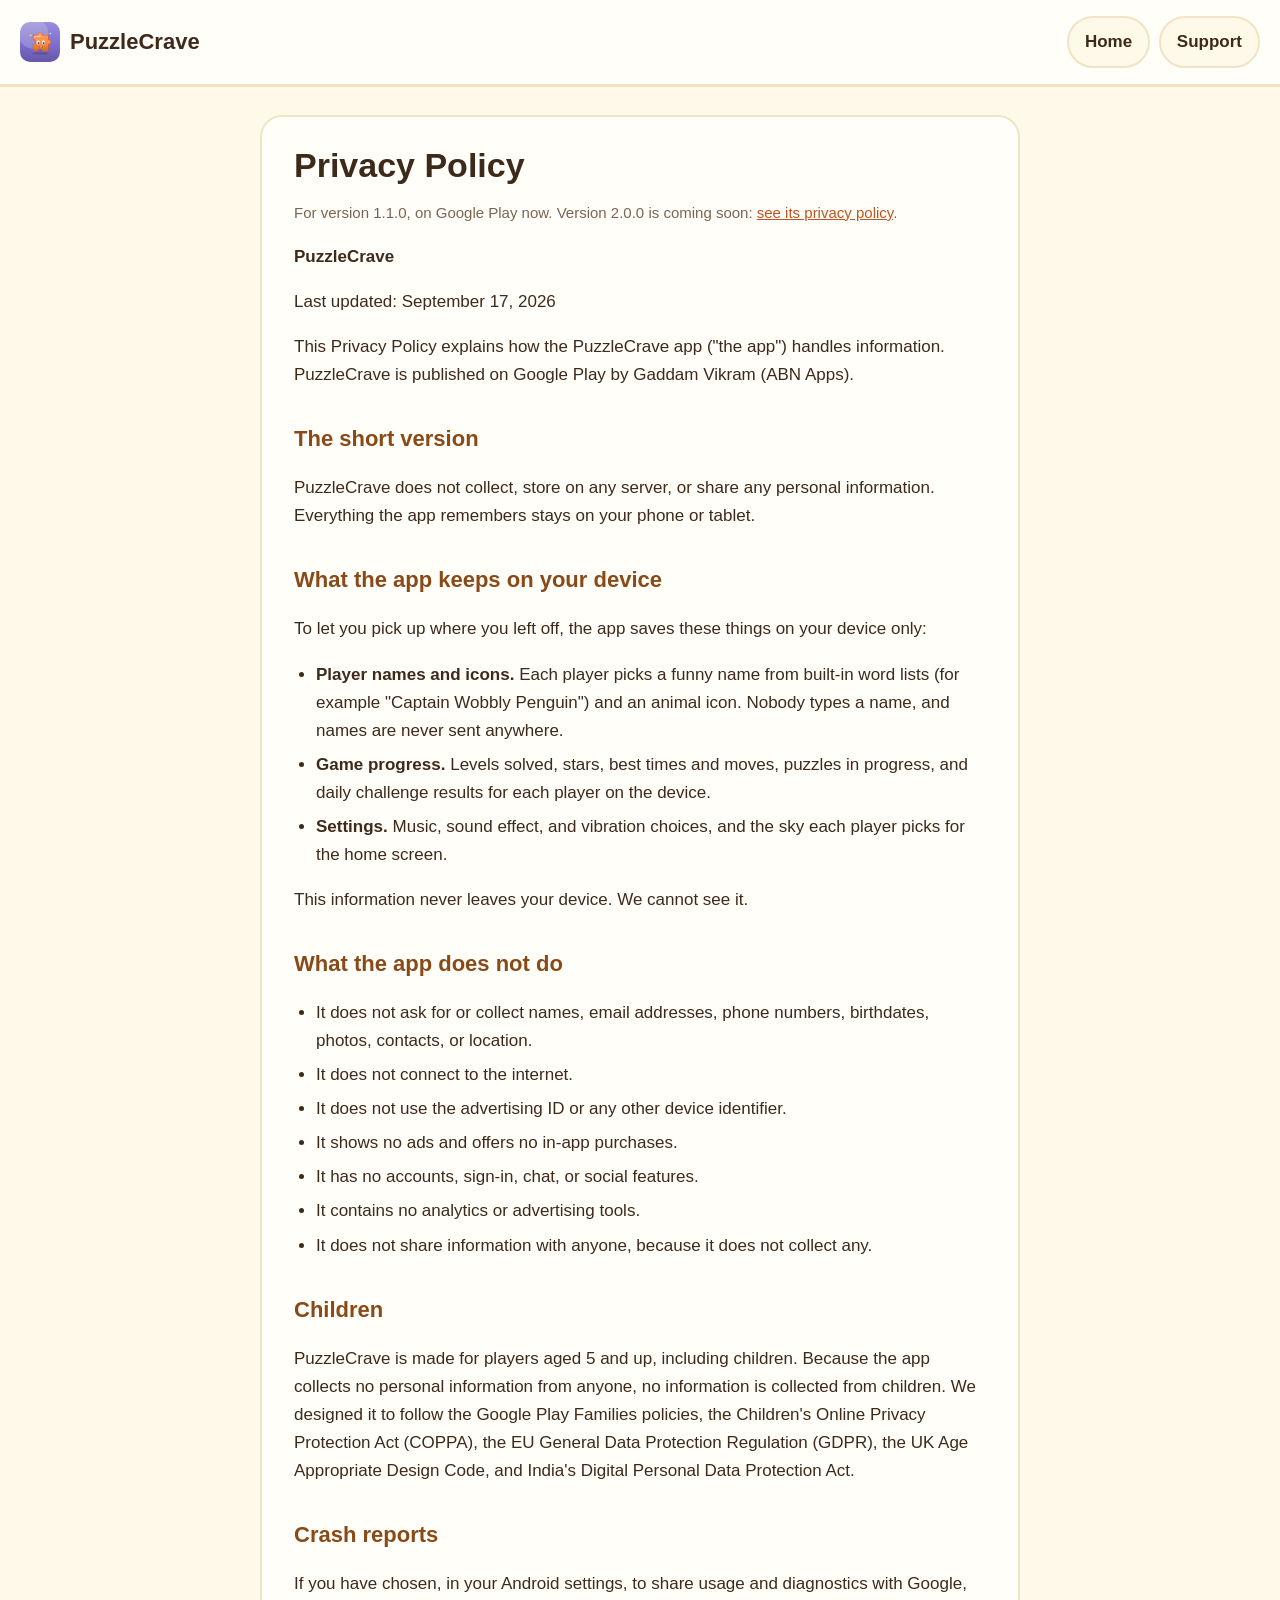
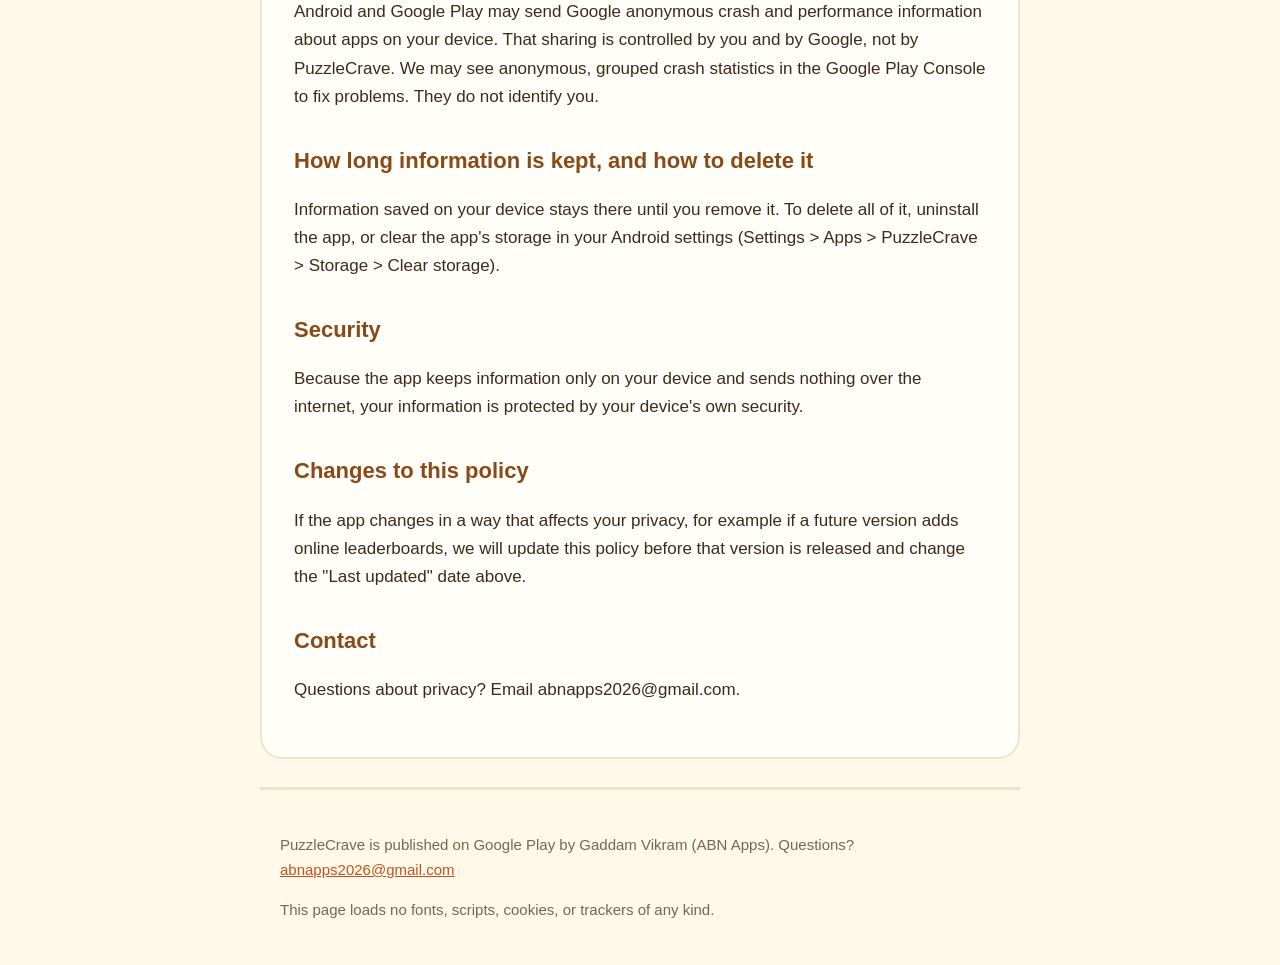
<file: v1.1.0/privacy.html>
<!DOCTYPE html>
<html lang="en">
<head>
<meta charset="utf-8">
<meta name="viewport" content="width=device-width, initial-scale=1">
<title>Privacy Policy for version 1.1.0 | PuzzleCrave</title>
<meta name="description" content="PuzzleCrave collects no personal information. Everything the app remembers stays on your device.">
<link rel="icon" href="assets/icon.png">
<link rel="stylesheet" href="assets/site.css">
</head>
<body>
<header class="bar">
  <a class="brand" href="index.html"><img src="assets/icon.png" alt="" width="40" height="40"> PuzzleCrave</a>
  <nav><a href="index.html">Home</a> <a href="support.html">Support</a></nav>
</header>
<main class="sheet">
<h1>Privacy Policy</h1>
<p class="quiet">For version 1.1.0, on Google Play now. Version 2.0.0 is coming soon: <a href="../privacy.html">see its privacy policy</a>.</p>
<p><strong>PuzzleCrave</strong></p>
<p>Last updated: September 17, 2026</p>
<p>This Privacy Policy explains how the PuzzleCrave app ("the app") handles information. PuzzleCrave is published on Google Play by Gaddam Vikram (ABN Apps).</p>
<h2>The short version</h2>
<p>PuzzleCrave does not collect, store on any server, or share any personal information. Everything the app remembers stays on your phone or tablet.</p>
<h2>What the app keeps on your device</h2>
<p>To let you pick up where you left off, the app saves these things on your device only:</p>
<ul>
  <li><strong>Player names and icons.</strong> Each player picks a funny name from built-in word lists (for example "Captain Wobbly Penguin") and an animal icon. Nobody types a name, and names are never sent anywhere.</li>
  <li><strong>Game progress.</strong> Levels solved, stars, best times and moves, puzzles in progress, and daily challenge results for each player on the device.</li>
  <li><strong>Settings.</strong> Music, sound effect, and vibration choices, and the sky each player picks for the home screen.</li>
</ul>
<p>This information never leaves your device. We cannot see it.</p>
<h2>What the app does not do</h2>
<ul>
  <li>It does not ask for or collect names, email addresses, phone numbers, birthdates, photos, contacts, or location.</li>
  <li>It does not connect to the internet.</li>
  <li>It does not use the advertising ID or any other device identifier.</li>
  <li>It shows no ads and offers no in-app purchases.</li>
  <li>It has no accounts, sign-in, chat, or social features.</li>
  <li>It contains no analytics or advertising tools.</li>
  <li>It does not share information with anyone, because it does not collect any.</li>
</ul>
<h2>Children</h2>
<p>PuzzleCrave is made for players aged 5 and up, including children. Because the app collects no personal information from anyone, no information is collected from children. We designed it to follow the Google Play Families policies, the Children's Online Privacy Protection Act (COPPA), the EU General Data Protection Regulation (GDPR), the UK Age Appropriate Design Code, and India's Digital Personal Data Protection Act.</p>
<h2>Crash reports</h2>
<p>If you have chosen, in your Android settings, to share usage and diagnostics with Google, Android and Google Play may send Google anonymous crash and performance information about apps on your device. That sharing is controlled by you and by Google, not by PuzzleCrave. We may see anonymous, grouped crash statistics in the Google Play Console to fix problems. They do not identify you.</p>
<h2>How long information is kept, and how to delete it</h2>
<p>Information saved on your device stays there until you remove it. To delete all of it, uninstall the app, or clear the app's storage in your Android settings (Settings &gt; Apps &gt; PuzzleCrave &gt; Storage &gt; Clear storage).</p>
<h2>Security</h2>
<p>Because the app keeps information only on your device and sends nothing over the internet, your information is protected by your device's own security.</p>
<h2>Changes to this policy</h2>
<p>If the app changes in a way that affects your privacy, for example if a future version adds online leaderboards, we will update this policy before that version is released and change the "Last updated" date above.</p>
<h2>Contact</h2>
<p>Questions about privacy? Email abnapps2026@gmail.com.</p>
</main>
<footer class="foot">
  <p>PuzzleCrave is published on Google Play by Gaddam Vikram (ABN Apps). Questions? <a href="mailto:abnapps2026@gmail.com">abnapps2026@gmail.com</a></p>
  <p class="quiet">This page loads no fonts, scripts, cookies, or trackers of any kind.</p>
</footer>
</body>
</html>
</file>
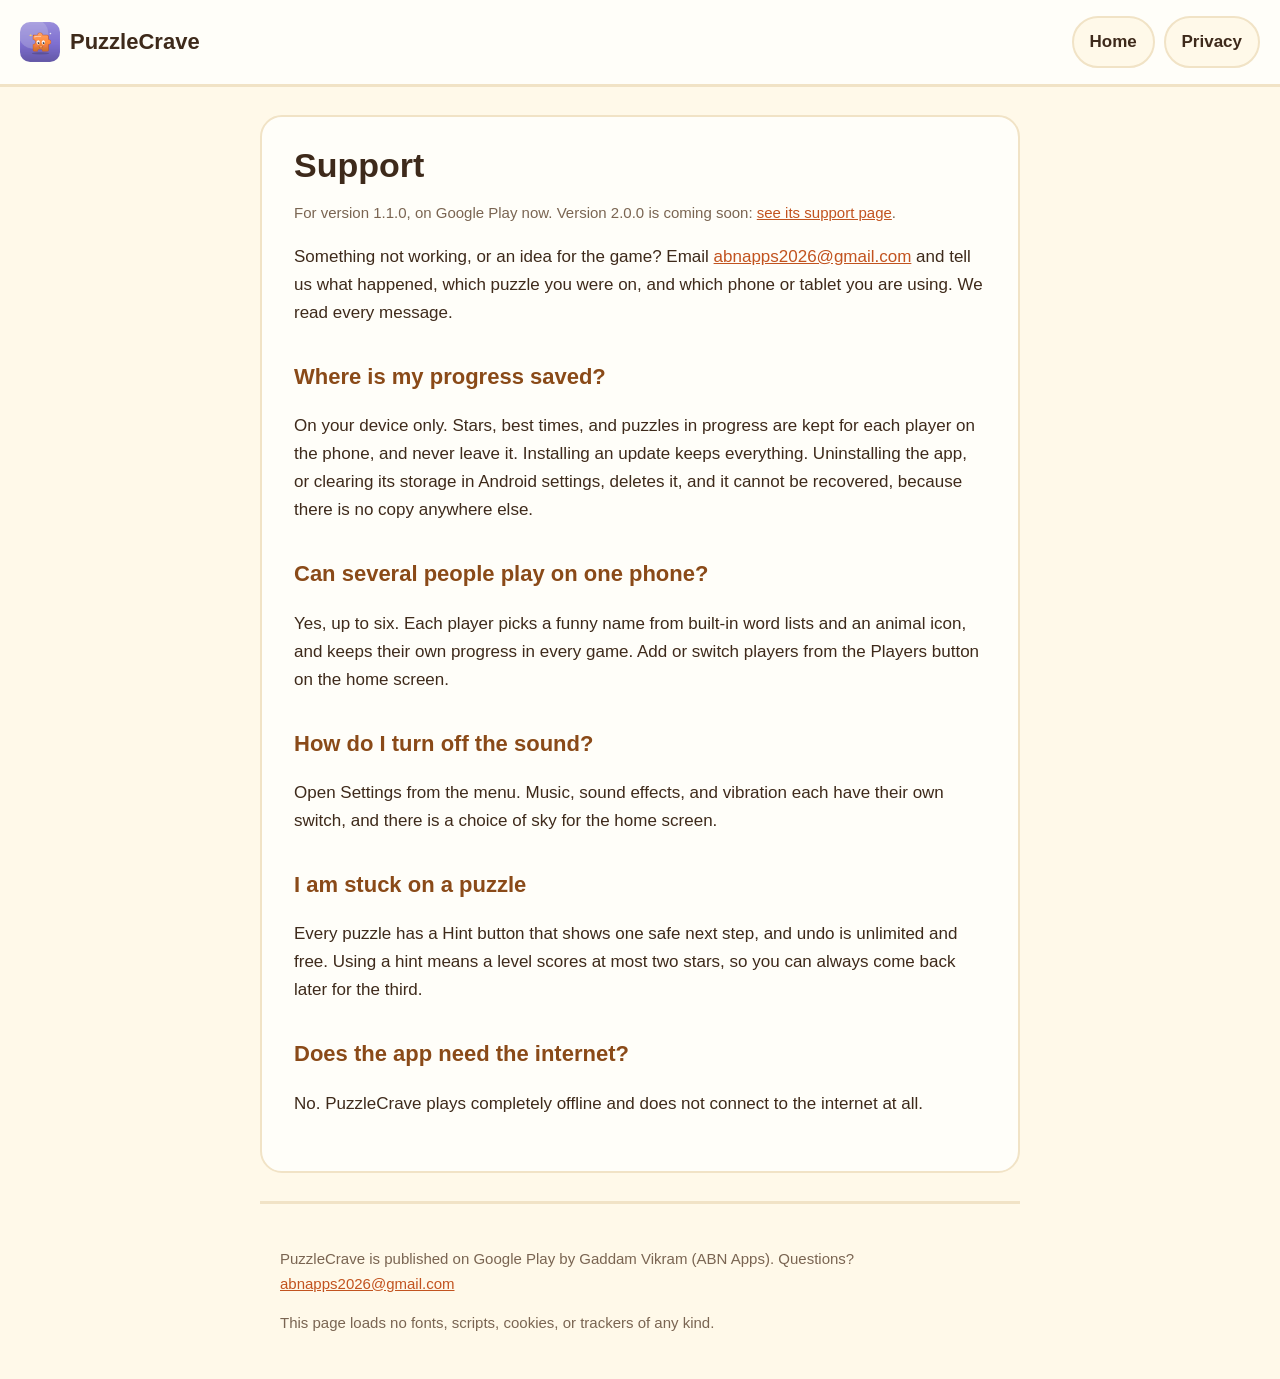
<file: v1.1.0/support.html>
<!DOCTYPE html>
<html lang="en">
<head>
<meta charset="utf-8">
<meta name="viewport" content="width=device-width, initial-scale=1">
<title>Support for version 1.1.0 | PuzzleCrave</title>
<meta name="description" content="How to get help with PuzzleCrave 1.1.0, and how saved progress works.">
<link rel="icon" href="assets/icon.png">
<link rel="stylesheet" href="assets/site.css">
</head>
<body>
<header class="bar">
  <a class="brand" href="index.html"><img src="assets/icon.png" alt="" width="40" height="40"> PuzzleCrave</a>
  <nav><a href="index.html">Home</a> <a href="privacy.html">Privacy</a></nav>
</header>

<main class="sheet">
  <h1>Support</h1>
  <p class="quiet">For version 1.1.0, on Google Play now. Version 2.0.0 is coming soon: <a href="../support.html">see its support page</a>.</p>
  <p>Something not working, or an idea for the game? Email <a href="mailto:abnapps2026@gmail.com">abnapps2026@gmail.com</a> and tell us what happened, which puzzle you were on, and which phone or tablet you are using. We read every message.</p>

  <h2>Where is my progress saved?</h2>
  <p>On your device only. Stars, best times, and puzzles in progress are kept for each player on the phone, and never leave it. Installing an update keeps everything. Uninstalling the app, or clearing its storage in Android settings, deletes it, and it cannot be recovered, because there is no copy anywhere else.</p>

  <h2>Can several people play on one phone?</h2>
  <p>Yes, up to six. Each player picks a funny name from built-in word lists and an animal icon, and keeps their own progress in every game. Add or switch players from the Players button on the home screen.</p>

  <h2>How do I turn off the sound?</h2>
  <p>Open Settings from the menu. Music, sound effects, and vibration each have their own switch, and there is a choice of sky for the home screen.</p>

  <h2>I am stuck on a puzzle</h2>
  <p>Every puzzle has a Hint button that shows one safe next step, and undo is unlimited and free. Using a hint means a level scores at most two stars, so you can always come back later for the third.</p>

  <h2>Does the app need the internet?</h2>
  <p>No. PuzzleCrave plays completely offline and does not connect to the internet at all.</p>
</main>

<footer class="foot">
  <p>PuzzleCrave is published on Google Play by Gaddam Vikram (ABN Apps). Questions? <a href="mailto:abnapps2026@gmail.com">abnapps2026@gmail.com</a></p>
  <p class="quiet">This page loads no fonts, scripts, cookies, or trackers of any kind.</p>
</footer>
</body>
</html>
</file>
<file: assets/home.css>
/* The home page only. Privacy and Support keep site.css, so they are untouched by this.
   Everything here is served from this repository: no web fonts, scripts, cookies or trackers. */

@font-face {
  font-family: "Baloo 2";
  src: url("fonts/baloo2.ttf") format("truetype-variations");
  font-weight: 400 800;
  font-display: swap;
}

:root {
  --sky-top: #7EC8EE;
  --sky-low: #CFEAF7;
  --sea: #3FA9DC;
  --sea-deep: #2B86B8;
  --grass: #8CD07A;
  --grass-deep: #5FAE58;
  --sand: #C99A63;
  --cream: #FFF9E9;
  --card: #FFFEF9;
  --ink: #3E2A1B;
  --quiet: #7A6552;
  --orange: #FF9A3D;
  --coral: #FF7A4A;
  --purple: #8B5FD6;
  --deep-purple: #4A3A7A;
  --edge: #F1E3C6;
  --display: "Baloo 2", "Segoe UI", Roboto, sans-serif;
  --body: "Segoe UI", Roboto, "Helvetica Neue", Arial, sans-serif;
}

* { box-sizing: border-box; }

html { scroll-behavior: smooth; }

body {
  margin: 0;
  background: var(--cream);
  color: var(--ink);
  font-family: var(--body);
  font-size: 17px;
  line-height: 1.65;
  overflow-x: hidden;
}

a { color: #C2531F; }

h2 {
  font-family: var(--display);
  font-weight: 800;
  font-size: clamp(28px, 5vw, 40px);
  line-height: 1.15;
  margin: 0 0 6px;
  color: var(--deep-purple);
}

.wrap {
  max-width: 1040px;
  margin: 0 auto;
  padding: 0 20px;
}

/* ---- Top bar, floating over the sky ---- */

.topbar {
  position: absolute;
  top: 0;
  left: 0;
  right: 0;
  z-index: 3;
  display: flex;
  align-items: center;
  justify-content: space-between;
  gap: 12px;
  max-width: 1040px;
  margin: 0 auto;
  padding: 18px 20px;
}

.brand {
  display: flex;
  align-items: center;
  gap: 10px;
  font-family: var(--display);
  font-weight: 800;
  font-size: 22px;
  color: #fff;
  text-decoration: none;
  text-shadow: 0 2px 6px rgba(43, 70, 90, 0.45);
}

.brand img { border-radius: 10px; }

.topbar nav a {
  display: inline-block;
  padding: 10px 18px;
  margin-left: 6px;
  border-radius: 999px;
  text-decoration: none;
  font-weight: 700;
  color: var(--deep-purple);
  background: rgba(255, 255, 255, 0.85);
  border: 2px solid rgba(255, 255, 255, 0.9);
}

.topbar nav a:hover { background: #fff; color: var(--coral); }

/* ---- Hero: the island world ---- */

.hero {
  position: relative;
  min-height: 640px;
  padding: 120px 0 0;
  overflow: hidden;
  background: linear-gradient(180deg, var(--sky-top) 0%, var(--sky-low) 62%, #E8F6FB 100%);
}

.scene {
  position: absolute;
  inset: 0;
  width: 100%;
  height: 100%;
  display: block;
}

.hero .wrap {
  position: relative;
  z-index: 2;
  text-align: center;
}

/* The title, floating gently out of step, as it does in the game */

.title {
  font-family: var(--display);
  font-weight: 800;
  font-size: clamp(54px, 13vw, 128px);
  line-height: 0.95;
  margin: 0;
  letter-spacing: -0.01em;
}

.title span {
  display: inline-block;
  padding: 0 0.04em;
}

.word-a {
  color: #FF8A2B;
  text-shadow: 0 5px 0 #D2641A, 0 10px 18px rgba(63, 40, 20, 0.28);
  animation: float-a 4.6s ease-in-out infinite;
}

.word-b {
  color: #9A6BE8;
  text-shadow: 0 5px 0 #6B45A8, 0 10px 18px rgba(40, 30, 70, 0.28);
  animation: float-b 5.3s ease-in-out infinite;
}

@keyframes float-a {
  0%, 100% { transform: translateY(0) rotate(-1.2deg); }
  50%      { transform: translateY(-13px) rotate(1.2deg); }
}

@keyframes float-b {
  0%, 100% { transform: translateY(-9px) rotate(1.4deg); }
  50%      { transform: translateY(4px) rotate(-1deg); }
}

.tagline {
  font-family: var(--display);
  font-weight: 600;
  font-size: clamp(19px, 3.2vw, 27px);
  color: var(--deep-purple);
  margin: 10px 0 4px;
}

.count {
  display: inline-block;
  margin: 0 0 22px;
  padding: 7px 20px;
  border-radius: 999px;
  background: rgba(255, 255, 255, 0.82);
  font-weight: 700;
  color: var(--deep-purple);
}

/* ---- Buttons ---- */

.button {
  display: inline-block;
  padding: 16px 32px;
  margin: 6px 5px;
  border-radius: 999px;
  font-family: var(--display);
  font-weight: 800;
  font-size: 19px;
  text-decoration: none;
  color: #fff;
  background: var(--orange);
  border-bottom: 5px solid #D2641A;
  transition: transform 0.12s ease;
}

.button:hover { background: var(--coral); color: #fff; }
.button:active { transform: translateY(3px); border-bottom-width: 2px; }

.button.calm {
  background: #fff;
  color: var(--deep-purple);
  border-bottom-color: #C9BBE4;
}

.button.calm:hover { background: #F5EEFF; color: var(--deep-purple); }

/* Clouds drifting across the sky */

.cloud { animation: drift 46s linear infinite; }
.c2 { animation-duration: 64s; animation-delay: -18s; }
.c3 { animation-duration: 82s; animation-delay: -40s; }

@keyframes drift {
  from { transform: translateX(-180px); }
  to   { transform: translateX(1620px); }
}

/* The app icon standing on the home island */

.mascot {
  display: block;
  width: clamp(150px, 26vw, 230px);
  height: auto;
  margin: 26px auto 40px;
  border-radius: 22%;
  border: 5px solid #fff;
  box-shadow: 0 12px 24px rgba(43, 70, 90, 0.3);
  animation: bob 3.4s ease-in-out infinite;
}

@keyframes bob {
  0%, 100% { transform: translateY(0); }
  50%      { transform: translateY(-12px); }
}

/* ---- Version switch: each version is its own page ---- */

.versions {
  display: inline-flex;
  flex-wrap: wrap;
  justify-content: center;
  gap: 4px;
  margin: 0 0 22px;
  padding: 4px;
  border-radius: 999px;
  background: rgba(255, 255, 255, 0.7);
}

.versions a {
  padding: 6px 16px;
  border-radius: 999px;
  font-weight: 700;
  font-size: 15px;
  line-height: 1.3;
  text-decoration: none;
  color: var(--deep-purple);
}

.versions a:hover { background: rgba(255, 255, 255, 0.9); }

.versions a[aria-current="page"] {
  background: var(--deep-purple);
  color: #fff;
}

.versions small {
  display: block;
  font-weight: 600;
  font-size: 12px;
  opacity: 0.8;
}

/* ---- Sections ---- */

.band { padding: 66px 0; }
.band.shore { background: var(--cream); }
.band.deep { background: linear-gradient(180deg, #E8F6FB 0%, var(--cream) 100%); }

.band header { text-align: center; margin-bottom: 34px; }
.band header p { color: var(--quiet); margin: 0; font-size: 18px; }

/* ---- What's new ---- */

.news {
  list-style: none;
  padding: 0;
  margin: 0;
  display: grid;
  gap: 14px;
  grid-template-columns: repeat(auto-fit, minmax(270px, 1fr));
}

.news li {
  background: var(--card);
  border: 3px solid var(--edge);
  border-left: 8px solid var(--purple);
  border-radius: 18px;
  padding: 14px 18px;
}

.news b { display: block; font-size: 17px; color: var(--deep-purple); }
.news span { color: var(--quiet); font-size: 15.5px; }

/* ---- The eight games, each with its Home tile ---- */

.games {
  list-style: none;
  padding: 0;
  margin: 0;
  display: grid;
  gap: 26px;
  grid-template-columns: repeat(auto-fit, minmax(230px, 1fr));
}

.games li {
  text-align: center;
  background: var(--card);
  border: 3px solid var(--edge);
  border-radius: 26px;
  padding: 12px 12px 24px;
  box-shadow: 0 10px 0 rgba(201, 154, 99, 0.18);
}

.games img {
  display: block;
  width: 100%;
  height: auto;
  margin: 0 0 12px;
  border-radius: 18px;
}

.games h3 {
  font-family: var(--display);
  font-weight: 800;
  font-size: 24px;
  margin: 0 8px 4px;
  color: var(--deep-purple);
}

.games p { margin: 0 8px; font-size: 16px; color: var(--quiet); }

.tag {
  display: inline-block;
  vertical-align: middle;
  margin-left: 4px;
  padding: 0 10px;
  border-radius: 999px;
  background: var(--coral);
  color: #fff;
  font-style: normal;
  font-size: 13px;
  line-height: 22px;
}

.levels {
  display: inline-block;
  margin-top: 12px;
  padding: 4px 14px;
  border-radius: 999px;
  background: #FFF1D6;
  border: 2px solid var(--edge);
  font-weight: 700;
  font-size: 14px;
  color: #A2640F;
}

/* ---- Video ---- */

.film {
  max-width: 880px;
  margin: 0 auto;
  padding: 14px;
  background: var(--card);
  border: 3px solid var(--edge);
  border-radius: 26px;
  box-shadow: 0 10px 0 rgba(201, 154, 99, 0.18);
}

.film video {
  display: block;
  width: 100%;
  height: auto;
  border-radius: 16px;
  background: #000;
}

/* ---- Screenshots: a scroll strip of the store images, no scripts.
   Each image already carries its own caption and phone frame. ---- */

.strip {
  display: flex;
  gap: 22px;
  overflow-x: auto;
  scroll-snap-type: x mandatory;
  padding: 6px 20px 22px;
  margin: 0 -20px;
  list-style: none;
  -webkit-overflow-scrolling: touch;
}

.strip li {
  flex: 0 0 auto;
  width: 220px;
  scroll-snap-align: center;
  text-align: center;
}

.strip img {
  display: block;
  width: 100%;
  height: auto;
  border-radius: 18px;
  box-shadow: 0 8px 18px rgba(62, 42, 27, 0.2);
}

.hint { text-align: center; color: var(--quiet); font-size: 15px; margin: 0; }

.film + .hint { margin-top: 16px; }

/* ---- Promises ---- */

.promises {
  list-style: none;
  padding: 0;
  margin: 0;
  display: grid;
  gap: 16px;
  grid-template-columns: repeat(auto-fit, minmax(250px, 1fr));
}

.promises li {
  display: flex;
  gap: 13px;
  align-items: flex-start;
  background: var(--card);
  border: 3px solid var(--edge);
  border-radius: 20px;
  padding: 18px 20px;
}

.promises b { display: block; font-size: 17px; }
.promises span { color: var(--quiet); font-size: 15.5px; }

.tick {
  flex: 0 0 auto;
  width: 28px;
  height: 28px;
  margin-top: 3px;
}

/* ---- Footer ---- */

.foot {
  background: var(--deep-purple);
  color: #D9CFF2;
  text-align: center;
  padding: 40px 20px;
}

.foot a { color: #FFC98A; }
.foot p { margin: 6px 0; font-size: 15px; }
.foot .links { margin-bottom: 14px; }

.foot .links a {
  display: inline-block;
  margin: 0 10px;
  padding: 9px 18px;
  border-radius: 999px;
  font-weight: 700;
  text-decoration: none;
  color: #fff;
  background: rgba(255, 255, 255, 0.14);
}

.foot .links a:hover { background: rgba(255, 255, 255, 0.26); }

/* ---- Smaller screens ---- */

@media (max-width: 700px) {
  .hero { min-height: 560px; padding-top: 100px; }
  .topbar { padding: 14px 16px; flex-wrap: nowrap; }
  .brand { font-size: 19px; }
  .topbar nav { white-space: nowrap; }
  .topbar nav a { padding: 9px 14px; margin-left: 4px; font-size: 15px; }
  .count { font-size: 15px; padding: 6px 16px; }
  .band { padding: 48px 0; }
}

/* Narrow phones: the icon carries the brand on its own, so the two
   navigation buttons stay on one line instead of folding into the title. */

@media (max-width: 460px) {
  .brand-name { display: none; }
}

/* ---- Anyone who would rather things held still ---- */

@media (prefers-reduced-motion: reduce) {
  html { scroll-behavior: auto; }
  .word-a, .word-b, .mascot, .cloud {
    animation: none;
  }
  .word-a, .word-b { transform: none; }
}
</file>
<file: v1.1.0/assets/home.css>
/* The 1.1.0 home page only, a frozen copy so later versions' styles never change it.
   Everything here is served from this repository: no web fonts, scripts, cookies or trackers. */

@font-face {
  font-family: "Baloo 2";
  src: url("fonts/baloo2.ttf") format("truetype-variations");
  font-weight: 400 800;
  font-display: swap;
}

:root {
  --sky-top: #7EC8EE;
  --sky-low: #CFEAF7;
  --sea: #3FA9DC;
  --sea-deep: #2B86B8;
  --grass: #8CD07A;
  --grass-deep: #5FAE58;
  --sand: #C99A63;
  --cream: #FFF9E9;
  --card: #FFFEF9;
  --ink: #3E2A1B;
  --quiet: #7A6552;
  --orange: #FF9A3D;
  --coral: #FF7A4A;
  --purple: #8B5FD6;
  --deep-purple: #4A3A7A;
  --edge: #F1E3C6;
  --display: "Baloo 2", "Segoe UI", Roboto, sans-serif;
  --body: "Segoe UI", Roboto, "Helvetica Neue", Arial, sans-serif;
}

* { box-sizing: border-box; }

html { scroll-behavior: smooth; }

body {
  margin: 0;
  background: var(--cream);
  color: var(--ink);
  font-family: var(--body);
  font-size: 17px;
  line-height: 1.65;
  overflow-x: hidden;
}

a { color: #C2531F; }

h2 {
  font-family: var(--display);
  font-weight: 800;
  font-size: clamp(28px, 5vw, 40px);
  line-height: 1.15;
  margin: 0 0 6px;
  color: var(--deep-purple);
}

.wrap {
  max-width: 1040px;
  margin: 0 auto;
  padding: 0 20px;
}

/* ---- Top bar, floating over the sky ---- */

.topbar {
  position: absolute;
  top: 0;
  left: 0;
  right: 0;
  z-index: 3;
  display: flex;
  align-items: center;
  justify-content: space-between;
  gap: 12px;
  max-width: 1040px;
  margin: 0 auto;
  padding: 18px 20px;
}

.brand {
  display: flex;
  align-items: center;
  gap: 10px;
  font-family: var(--display);
  font-weight: 800;
  font-size: 22px;
  color: #fff;
  text-decoration: none;
  text-shadow: 0 2px 6px rgba(43, 70, 90, 0.45);
}

.brand img { border-radius: 10px; }

.topbar nav a {
  display: inline-block;
  padding: 10px 18px;
  margin-left: 6px;
  border-radius: 999px;
  text-decoration: none;
  font-weight: 700;
  color: var(--deep-purple);
  background: rgba(255, 255, 255, 0.85);
  border: 2px solid rgba(255, 255, 255, 0.9);
}

.topbar nav a:hover { background: #fff; color: var(--coral); }

/* ---- Hero: the island world ---- */

.hero {
  position: relative;
  min-height: 640px;
  padding: 120px 0 0;
  overflow: hidden;
  background: linear-gradient(180deg, var(--sky-top) 0%, var(--sky-low) 62%, #E8F6FB 100%);
}

.scene {
  position: absolute;
  inset: 0;
  width: 100%;
  height: 100%;
  display: block;
}

.hero .wrap {
  position: relative;
  z-index: 2;
  text-align: center;
}

/* The title, floating gently out of step, as it does in the game */

.title {
  font-family: var(--display);
  font-weight: 800;
  font-size: clamp(54px, 13vw, 128px);
  line-height: 0.95;
  margin: 0;
  letter-spacing: -0.01em;
}

.title span {
  display: inline-block;
  padding: 0 0.04em;
}

.word-a {
  color: #FF8A2B;
  text-shadow: 0 5px 0 #D2641A, 0 10px 18px rgba(63, 40, 20, 0.28);
  animation: float-a 4.6s ease-in-out infinite;
}

.word-b {
  color: #9A6BE8;
  text-shadow: 0 5px 0 #6B45A8, 0 10px 18px rgba(40, 30, 70, 0.28);
  animation: float-b 5.3s ease-in-out infinite;
}

@keyframes float-a {
  0%, 100% { transform: translateY(0) rotate(-1.2deg); }
  50%      { transform: translateY(-13px) rotate(1.2deg); }
}

@keyframes float-b {
  0%, 100% { transform: translateY(-9px) rotate(1.4deg); }
  50%      { transform: translateY(4px) rotate(-1deg); }
}

.tagline {
  font-family: var(--display);
  font-weight: 600;
  font-size: clamp(19px, 3.2vw, 27px);
  color: var(--deep-purple);
  margin: 10px 0 4px;
}

.count {
  display: inline-block;
  margin: 0 0 22px;
  padding: 7px 20px;
  border-radius: 999px;
  background: rgba(255, 255, 255, 0.82);
  font-weight: 700;
  color: var(--deep-purple);
}

/* ---- Buttons ---- */

.button {
  display: inline-block;
  padding: 16px 32px;
  margin: 6px 5px;
  border-radius: 999px;
  font-family: var(--display);
  font-weight: 800;
  font-size: 19px;
  text-decoration: none;
  color: #fff;
  background: var(--orange);
  border-bottom: 5px solid #D2641A;
  transition: transform 0.12s ease;
}

.button:hover { background: var(--coral); color: #fff; }
.button:active { transform: translateY(3px); border-bottom-width: 2px; }

.button.calm {
  background: #fff;
  color: var(--deep-purple);
  border-bottom-color: #C9BBE4;
}

.button.calm:hover { background: #F5EEFF; color: var(--deep-purple); }

/* Clouds drifting across the sky */

.cloud { animation: drift 46s linear infinite; }
.c2 { animation-duration: 64s; animation-delay: -18s; }
.c3 { animation-duration: 82s; animation-delay: -40s; }

@keyframes drift {
  from { transform: translateX(-180px); }
  to   { transform: translateX(1620px); }
}

/* The mascot standing on the home island */

.mascot {
  display: block;
  width: clamp(150px, 26vw, 230px);
  margin: 26px auto -6px;
  animation: bob 3.4s ease-in-out infinite;
}

@keyframes bob {
  0%, 100% { transform: translateY(0); }
  50%      { transform: translateY(-12px); }
}

/* ---- Version switch: each version is its own page ---- */

.versions {
  display: inline-flex;
  flex-wrap: wrap;
  justify-content: center;
  gap: 4px;
  margin: 0 0 22px;
  padding: 4px;
  border-radius: 999px;
  background: rgba(255, 255, 255, 0.7);
}

.versions a {
  padding: 6px 16px;
  border-radius: 999px;
  font-weight: 700;
  font-size: 15px;
  line-height: 1.3;
  text-decoration: none;
  color: var(--deep-purple);
}

.versions a:hover { background: rgba(255, 255, 255, 0.9); }

.versions a[aria-current="page"] {
  background: var(--deep-purple);
  color: #fff;
}

.versions small {
  display: block;
  font-weight: 600;
  font-size: 12px;
  opacity: 0.8;
}

.eyelid { animation: blink 5.2s infinite; transform-origin: center; }

@keyframes blink {
  0%, 92%, 100% { transform: scaleY(0); }
  95%, 97%      { transform: scaleY(1); }
}

/* ---- Sections ---- */

.band { padding: 66px 0; }
.band.shore { background: var(--cream); }
.band.deep { background: linear-gradient(180deg, #E8F6FB 0%, var(--cream) 100%); }

.band header { text-align: center; margin-bottom: 34px; }
.band header p { color: var(--quiet); margin: 0; font-size: 18px; }

/* ---- Four islands out at sea ---- */

.isles {
  list-style: none;
  padding: 0;
  margin: 0;
  display: grid;
  gap: 26px;
  grid-template-columns: repeat(auto-fit, minmax(230px, 1fr));
}

.isles li {
  text-align: center;
  background: var(--card);
  border: 3px solid var(--edge);
  border-radius: 26px;
  padding: 10px 20px 26px;
  box-shadow: 0 10px 0 rgba(201, 154, 99, 0.18);
}

.isles img {
  display: block;
  width: 78%;
  max-width: 210px;
  height: auto;
  margin: 0 auto 4px;
  animation: bob 4.4s ease-in-out infinite;
}

.isles li.plain { padding-top: 26px; }

.isles li:nth-child(2) img { animation-delay: 0.5s; }
.isles li:nth-child(3) img { animation-delay: 1s; }
.isles li:nth-child(4) img { animation-delay: 1.5s; }

.isles h3 {
  font-family: var(--display);
  font-weight: 800;
  font-size: 24px;
  margin: 0 0 4px;
  color: var(--deep-purple);
}

.isles p { margin: 0; font-size: 16px; color: var(--quiet); }

.levels {
  display: inline-block;
  margin-top: 12px;
  padding: 4px 14px;
  border-radius: 999px;
  background: #FFF1D6;
  border: 2px solid var(--edge);
  font-weight: 700;
  font-size: 14px;
  color: #A2640F;
}

/* ---- Video ---- */

.film {
  max-width: 880px;
  margin: 0 auto;
  padding: 14px;
  background: var(--card);
  border: 3px solid var(--edge);
  border-radius: 26px;
  box-shadow: 0 10px 0 rgba(201, 154, 99, 0.18);
}

.film video {
  display: block;
  width: 100%;
  height: auto;
  border-radius: 16px;
  background: #000;
}

/* ---- Screenshots: a scroll strip of phones, no scripts ---- */

.strip {
  display: flex;
  gap: 22px;
  overflow-x: auto;
  scroll-snap-type: x mandatory;
  padding: 6px 20px 22px;
  margin: 0 -20px;
  list-style: none;
  -webkit-overflow-scrolling: touch;
}

.strip li {
  flex: 0 0 auto;
  width: 220px;
  scroll-snap-align: center;
  text-align: center;
}

.phone {
  padding: 9px;
  background: #3E2A1B;
  border-radius: 26px;
  box-shadow: 0 8px 18px rgba(62, 42, 27, 0.28);
}

.phone img {
  display: block;
  width: 100%;
  height: auto;
  border-radius: 18px;
  background: var(--cream);
}

.strip span {
  display: block;
  margin-top: 10px;
  font-weight: 700;
  font-size: 15px;
  color: var(--quiet);
}

.hint { text-align: center; color: var(--quiet); font-size: 15px; margin: 0; }

/* ---- Promises ---- */

.promises {
  list-style: none;
  padding: 0;
  margin: 0;
  display: grid;
  gap: 16px;
  grid-template-columns: repeat(auto-fit, minmax(250px, 1fr));
}

.promises li {
  display: flex;
  gap: 13px;
  align-items: flex-start;
  background: var(--card);
  border: 3px solid var(--edge);
  border-radius: 20px;
  padding: 18px 20px;
}

.promises b { display: block; font-size: 17px; }
.promises span { color: var(--quiet); font-size: 15.5px; }

.tick {
  flex: 0 0 auto;
  width: 28px;
  height: 28px;
  margin-top: 3px;
}

/* ---- Footer ---- */

.foot {
  background: var(--deep-purple);
  color: #D9CFF2;
  text-align: center;
  padding: 40px 20px;
}

.foot a { color: #FFC98A; }
.foot p { margin: 6px 0; font-size: 15px; }
.foot .links { margin-bottom: 14px; }

.foot .links a {
  display: inline-block;
  margin: 0 10px;
  padding: 9px 18px;
  border-radius: 999px;
  font-weight: 700;
  text-decoration: none;
  color: #fff;
  background: rgba(255, 255, 255, 0.14);
}

.foot .links a:hover { background: rgba(255, 255, 255, 0.26); }

/* ---- Smaller screens ---- */

@media (max-width: 700px) {
  .hero { min-height: 560px; padding-top: 100px; }
  .topbar { padding: 14px 16px; flex-wrap: nowrap; }
  .brand { font-size: 19px; }
  .topbar nav { white-space: nowrap; }
  .topbar nav a { padding: 9px 14px; margin-left: 4px; font-size: 15px; }
  .count { font-size: 15px; padding: 6px 16px; }
  .band { padding: 48px 0; }
}

/* Narrow phones: the icon carries the brand on its own, so the two
   navigation buttons stay on one line instead of folding into the title. */

@media (max-width: 460px) {
  .brand-name { display: none; }
}

/* ---- Anyone who would rather things held still ---- */

@media (prefers-reduced-motion: reduce) {
  html { scroll-behavior: auto; }
  .word-a, .word-b, .mascot, .isles img, .eyelid, .cloud, .wave {
    animation: none;
  }
  .word-a, .word-b { transform: none; }
}
</file>
<file: assets/site.css>
/* PuzzleCrave site. No web fonts and no scripts, so the pages load nothing from anywhere else. */

:root {
  --cream: #FFF9E9;
  --card: #FFFEF9;
  --ink: #3E2A1B;
  --quiet: #7A6552;
  --orange: #FF9A3D;
  --coral: #FF7A4A;
  --purple: #8B5FD6;
  --sky: #BFE3F2;
  --edge: #F1E3C6;
}

* { box-sizing: border-box; }

body {
  margin: 0;
  background: var(--cream);
  color: var(--ink);
  font-family: "Segoe UI", Roboto, "Helvetica Neue", Arial, sans-serif;
  font-size: 17px;
  line-height: 1.65;
}

a { color: #C2531F; }
a:hover { color: var(--coral); }

.bar {
  display: flex;
  flex-wrap: wrap;
  gap: 12px;
  align-items: center;
  justify-content: space-between;
  padding: 16px 20px;
  background: var(--card);
  border-bottom: 3px solid var(--edge);
}

.brand {
  display: flex;
  align-items: center;
  gap: 10px;
  font-size: 22px;
  font-weight: 700;
  color: var(--ink);
  text-decoration: none;
}

.brand img { border-radius: 10px; }

.bar nav a {
  display: inline-block;
  padding: 10px 16px;
  margin-left: 4px;
  border-radius: 999px;
  text-decoration: none;
  font-weight: 600;
  background: var(--cream);
  border: 2px solid var(--edge);
  color: var(--ink);
}

.bar nav a:hover { background: var(--sky); }

.sheet, .hero, .foot {
  max-width: 760px;
  margin: 0 auto;
  padding: 28px 20px;
}

.sheet {
  background: var(--card);
  border: 2px solid var(--edge);
  border-radius: 22px;
  margin: 28px auto;
  padding: 28px 32px 36px;
}

h1 {
  font-size: 34px;
  line-height: 1.2;
  margin: 0 0 6px;
}

h2 {
  font-size: 22px;
  margin: 32px 0 8px;
  color: #8A4A18;
}

.hero h1 { font-size: 40px; }

.lede { font-size: 20px; color: var(--quiet); }

ul { padding-left: 22px; }
li { margin: 6px 0; }

.games {
  list-style: none;
  padding: 0;
  display: grid;
  gap: 14px;
  grid-template-columns: repeat(auto-fit, minmax(240px, 1fr));
}

.games li {
  background: var(--card);
  border: 2px solid var(--edge);
  border-radius: 18px;
  padding: 16px 18px;
  margin: 0;
}

.games strong { display: block; font-size: 18px; }

.button {
  display: inline-block;
  padding: 14px 26px;
  margin: 6px 8px 6px 0;
  border-radius: 999px;
  background: var(--orange);
  color: #fff;
  font-weight: 700;
  text-decoration: none;
  border-bottom: 4px solid #D97A22;
}

.button:hover { background: var(--coral); color: #fff; }

.foot {
  border-top: 3px solid var(--edge);
  color: var(--quiet);
  font-size: 15px;
}

.quiet { color: var(--quiet); font-size: 15px; }

@media (max-width: 600px) {
  .sheet { padding: 20px; border-radius: 16px; margin: 16px; }
  h1 { font-size: 28px; }
  .hero h1 { font-size: 32px; }
}
</file>
<file: v1.1.0/assets/site.css>
/* PuzzleCrave site. No web fonts and no scripts, so the pages load nothing from anywhere else. */

:root {
  --cream: #FFF9E9;
  --card: #FFFEF9;
  --ink: #3E2A1B;
  --quiet: #7A6552;
  --orange: #FF9A3D;
  --coral: #FF7A4A;
  --purple: #8B5FD6;
  --sky: #BFE3F2;
  --edge: #F1E3C6;
}

* { box-sizing: border-box; }

body {
  margin: 0;
  background: var(--cream);
  color: var(--ink);
  font-family: "Segoe UI", Roboto, "Helvetica Neue", Arial, sans-serif;
  font-size: 17px;
  line-height: 1.65;
}

a { color: #C2531F; }
a:hover { color: var(--coral); }

.bar {
  display: flex;
  flex-wrap: wrap;
  gap: 12px;
  align-items: center;
  justify-content: space-between;
  padding: 16px 20px;
  background: var(--card);
  border-bottom: 3px solid var(--edge);
}

.brand {
  display: flex;
  align-items: center;
  gap: 10px;
  font-size: 22px;
  font-weight: 700;
  color: var(--ink);
  text-decoration: none;
}

.brand img { border-radius: 10px; }

.bar nav a {
  display: inline-block;
  padding: 10px 16px;
  margin-left: 4px;
  border-radius: 999px;
  text-decoration: none;
  font-weight: 600;
  background: var(--cream);
  border: 2px solid var(--edge);
  color: var(--ink);
}

.bar nav a:hover { background: var(--sky); }

.sheet, .hero, .foot {
  max-width: 760px;
  margin: 0 auto;
  padding: 28px 20px;
}

.sheet {
  background: var(--card);
  border: 2px solid var(--edge);
  border-radius: 22px;
  margin: 28px auto;
  padding: 28px 32px 36px;
}

h1 {
  font-size: 34px;
  line-height: 1.2;
  margin: 0 0 6px;
}

h2 {
  font-size: 22px;
  margin: 32px 0 8px;
  color: #8A4A18;
}

.hero h1 { font-size: 40px; }

.lede { font-size: 20px; color: var(--quiet); }

ul { padding-left: 22px; }
li { margin: 6px 0; }

.games {
  list-style: none;
  padding: 0;
  display: grid;
  gap: 14px;
  grid-template-columns: repeat(auto-fit, minmax(240px, 1fr));
}

.games li {
  background: var(--card);
  border: 2px solid var(--edge);
  border-radius: 18px;
  padding: 16px 18px;
  margin: 0;
}

.games strong { display: block; font-size: 18px; }

.button {
  display: inline-block;
  padding: 14px 26px;
  margin: 6px 8px 6px 0;
  border-radius: 999px;
  background: var(--orange);
  color: #fff;
  font-weight: 700;
  text-decoration: none;
  border-bottom: 4px solid #D97A22;
}

.button:hover { background: var(--coral); color: #fff; }

.foot {
  border-top: 3px solid var(--edge);
  color: var(--quiet);
  font-size: 15px;
}

.quiet { color: var(--quiet); font-size: 15px; }

@media (max-width: 600px) {
  .sheet { padding: 20px; border-radius: 16px; margin: 16px; }
  h1 { font-size: 28px; }
  .hero h1 { font-size: 32px; }
}
</file>
